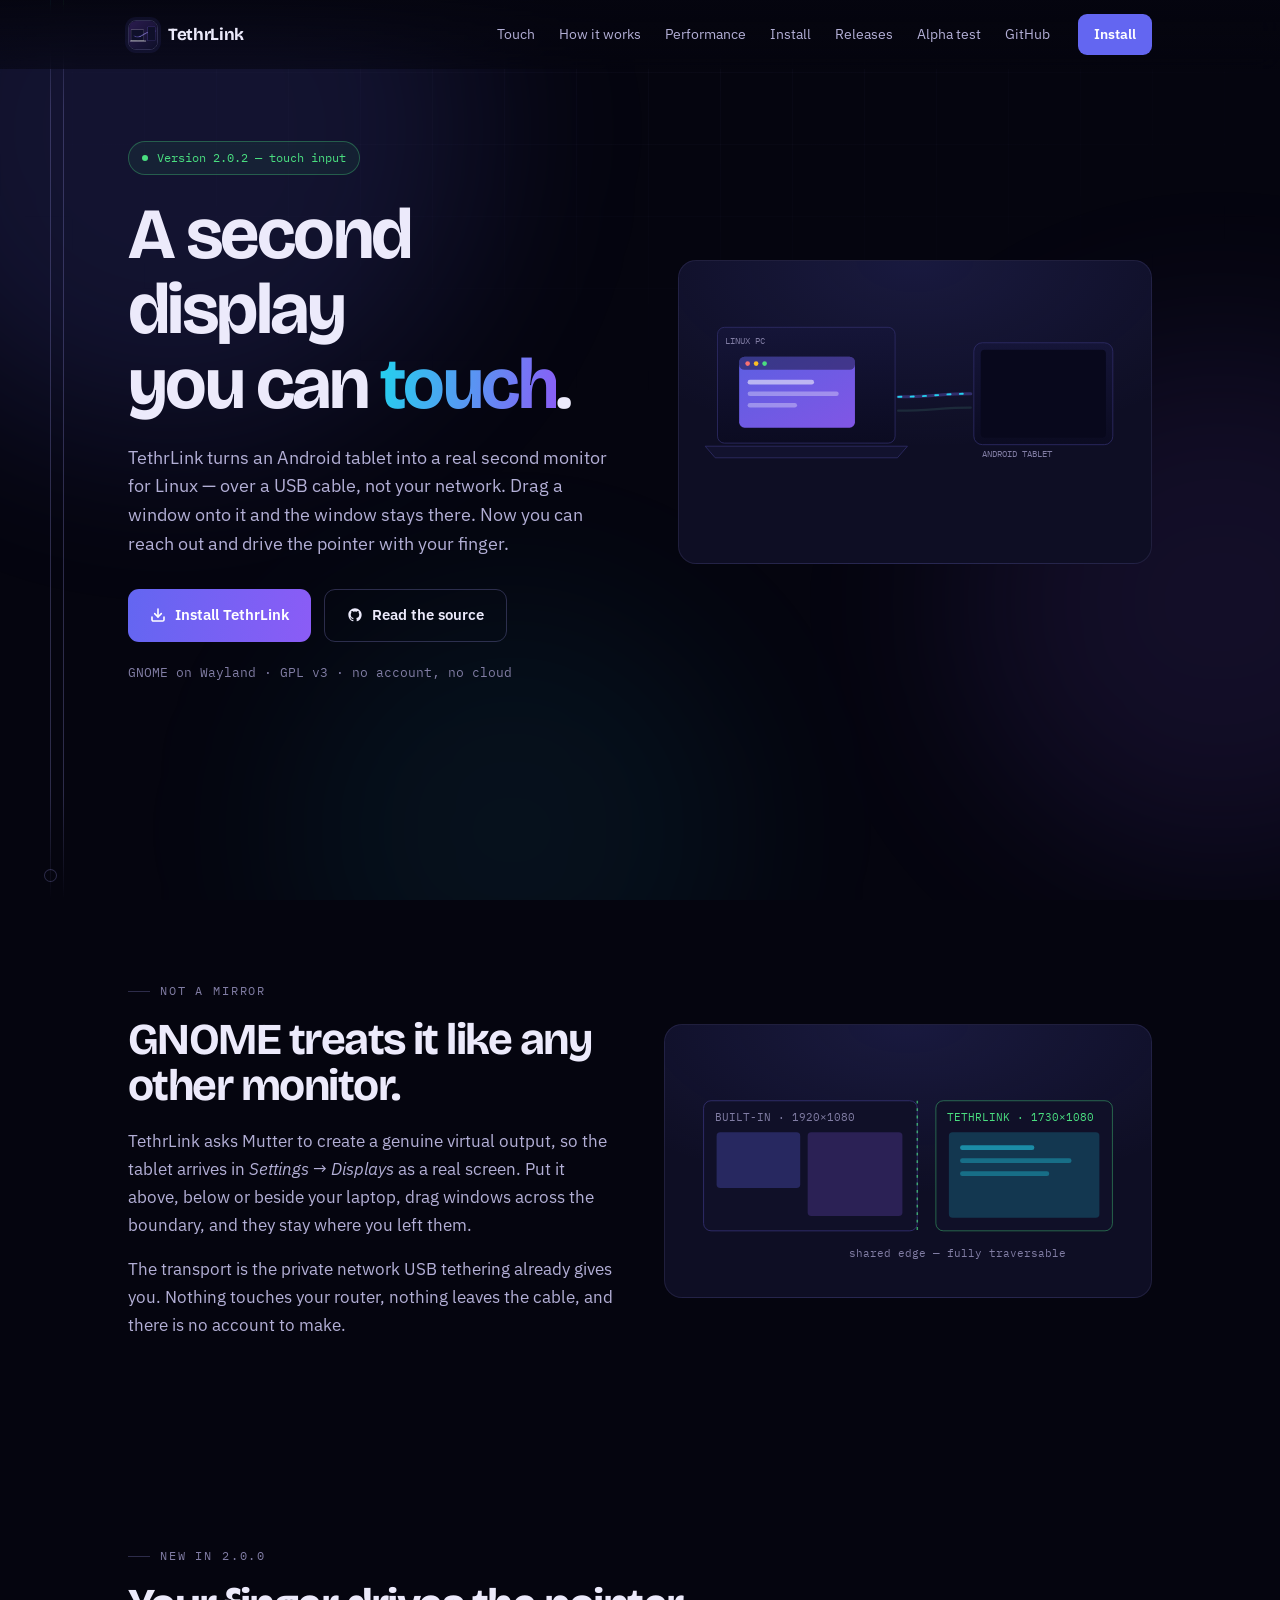
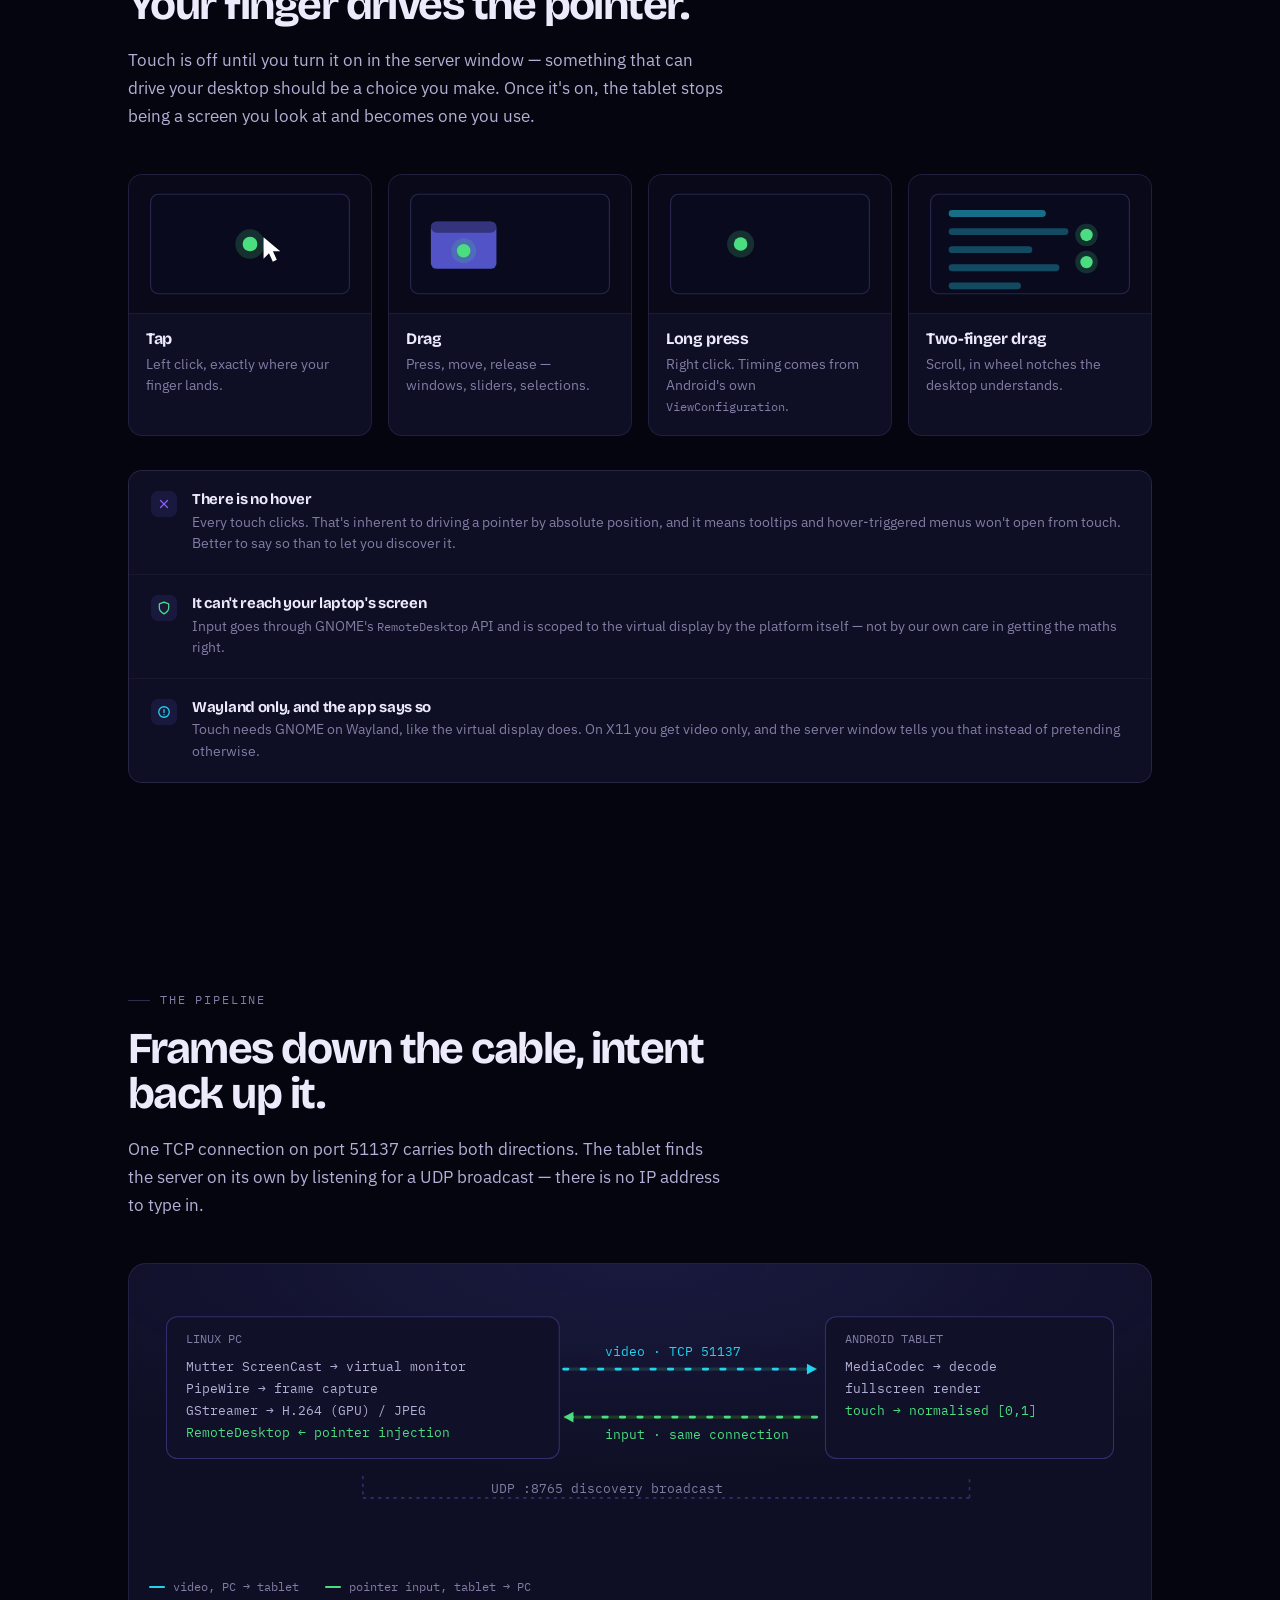
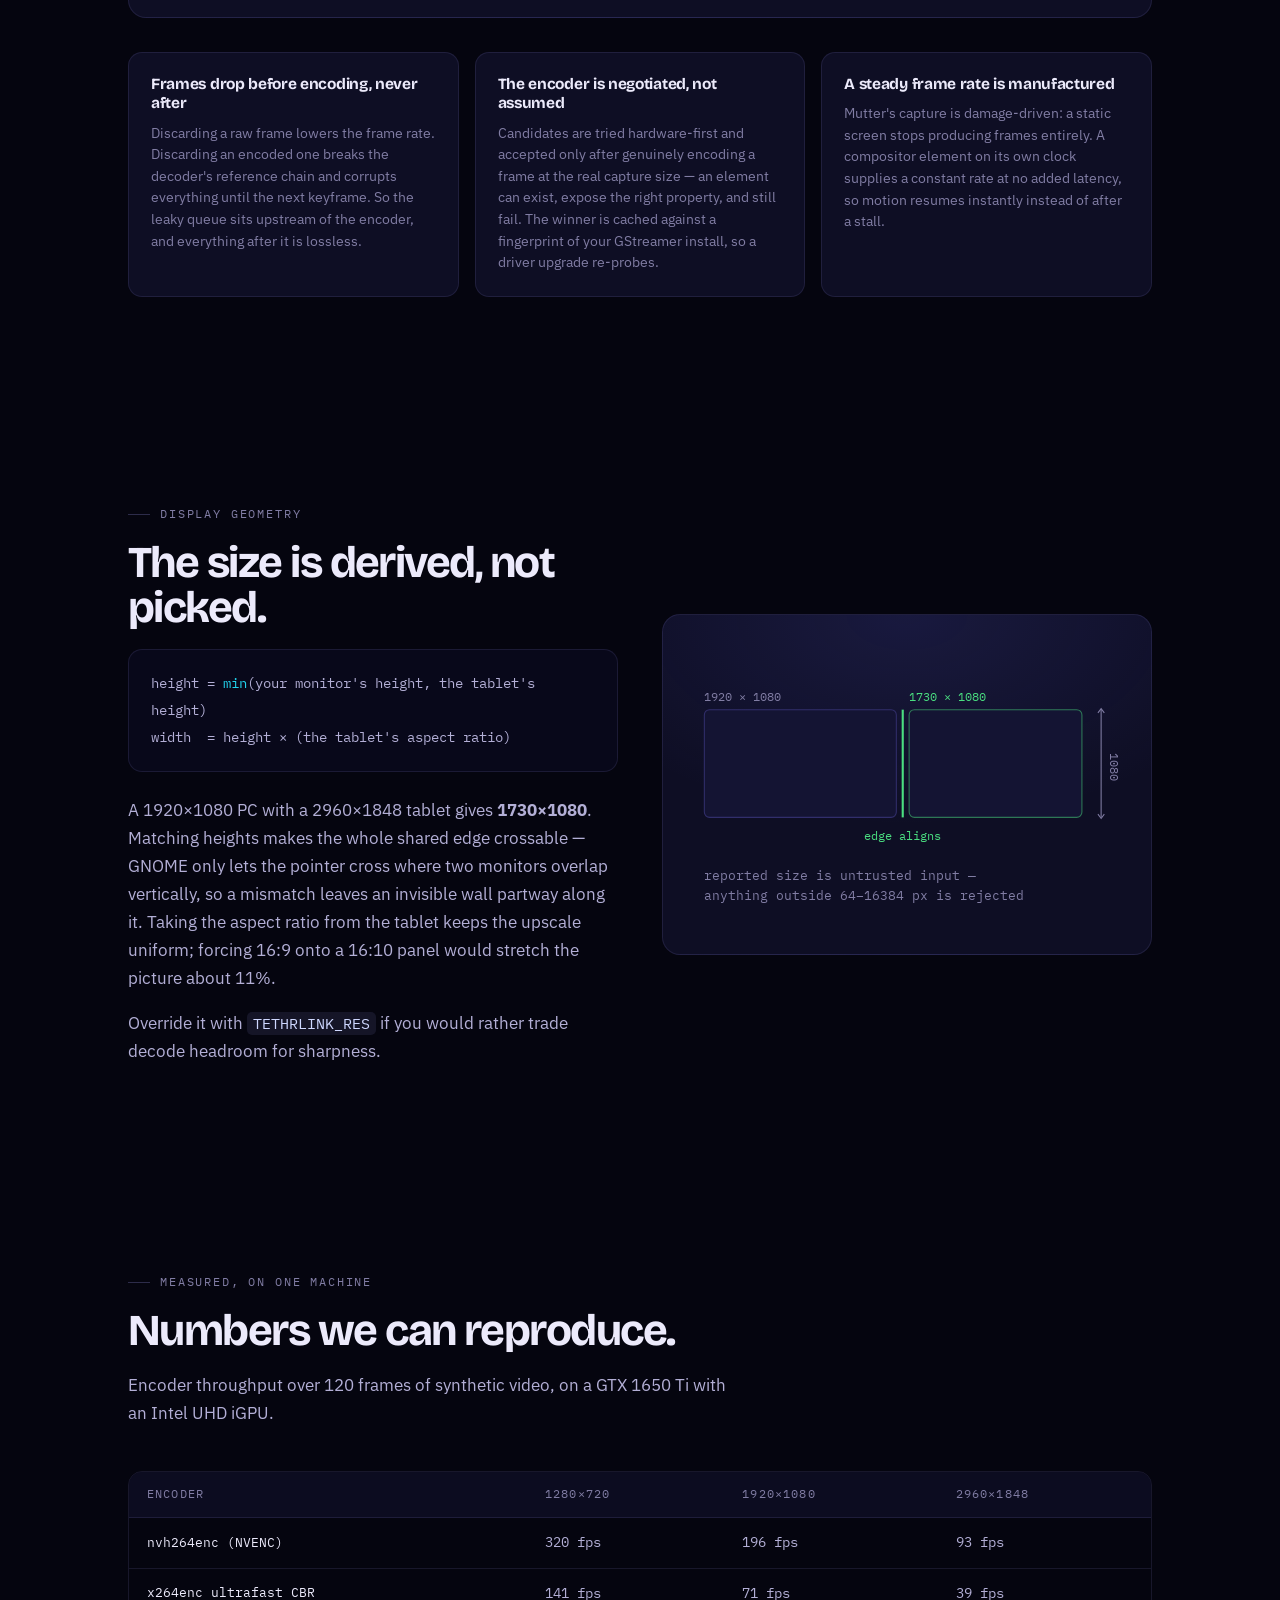
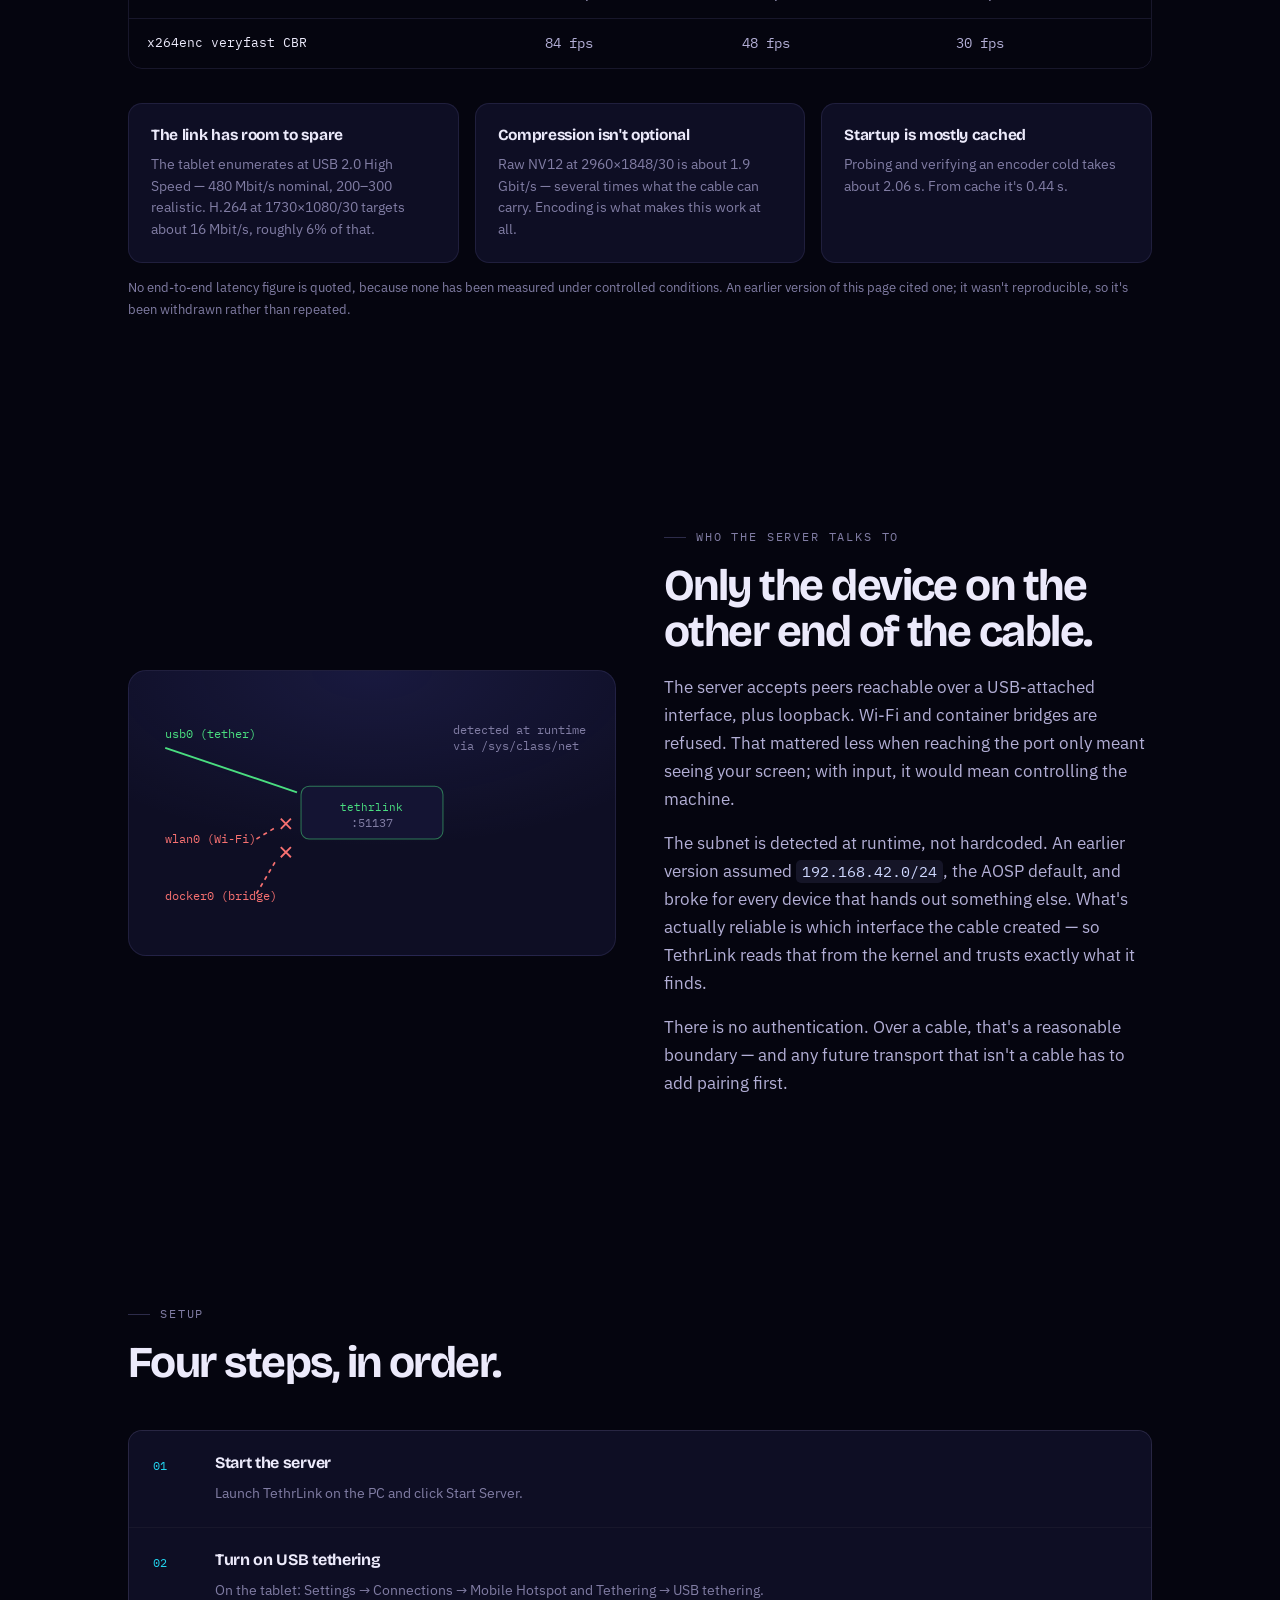
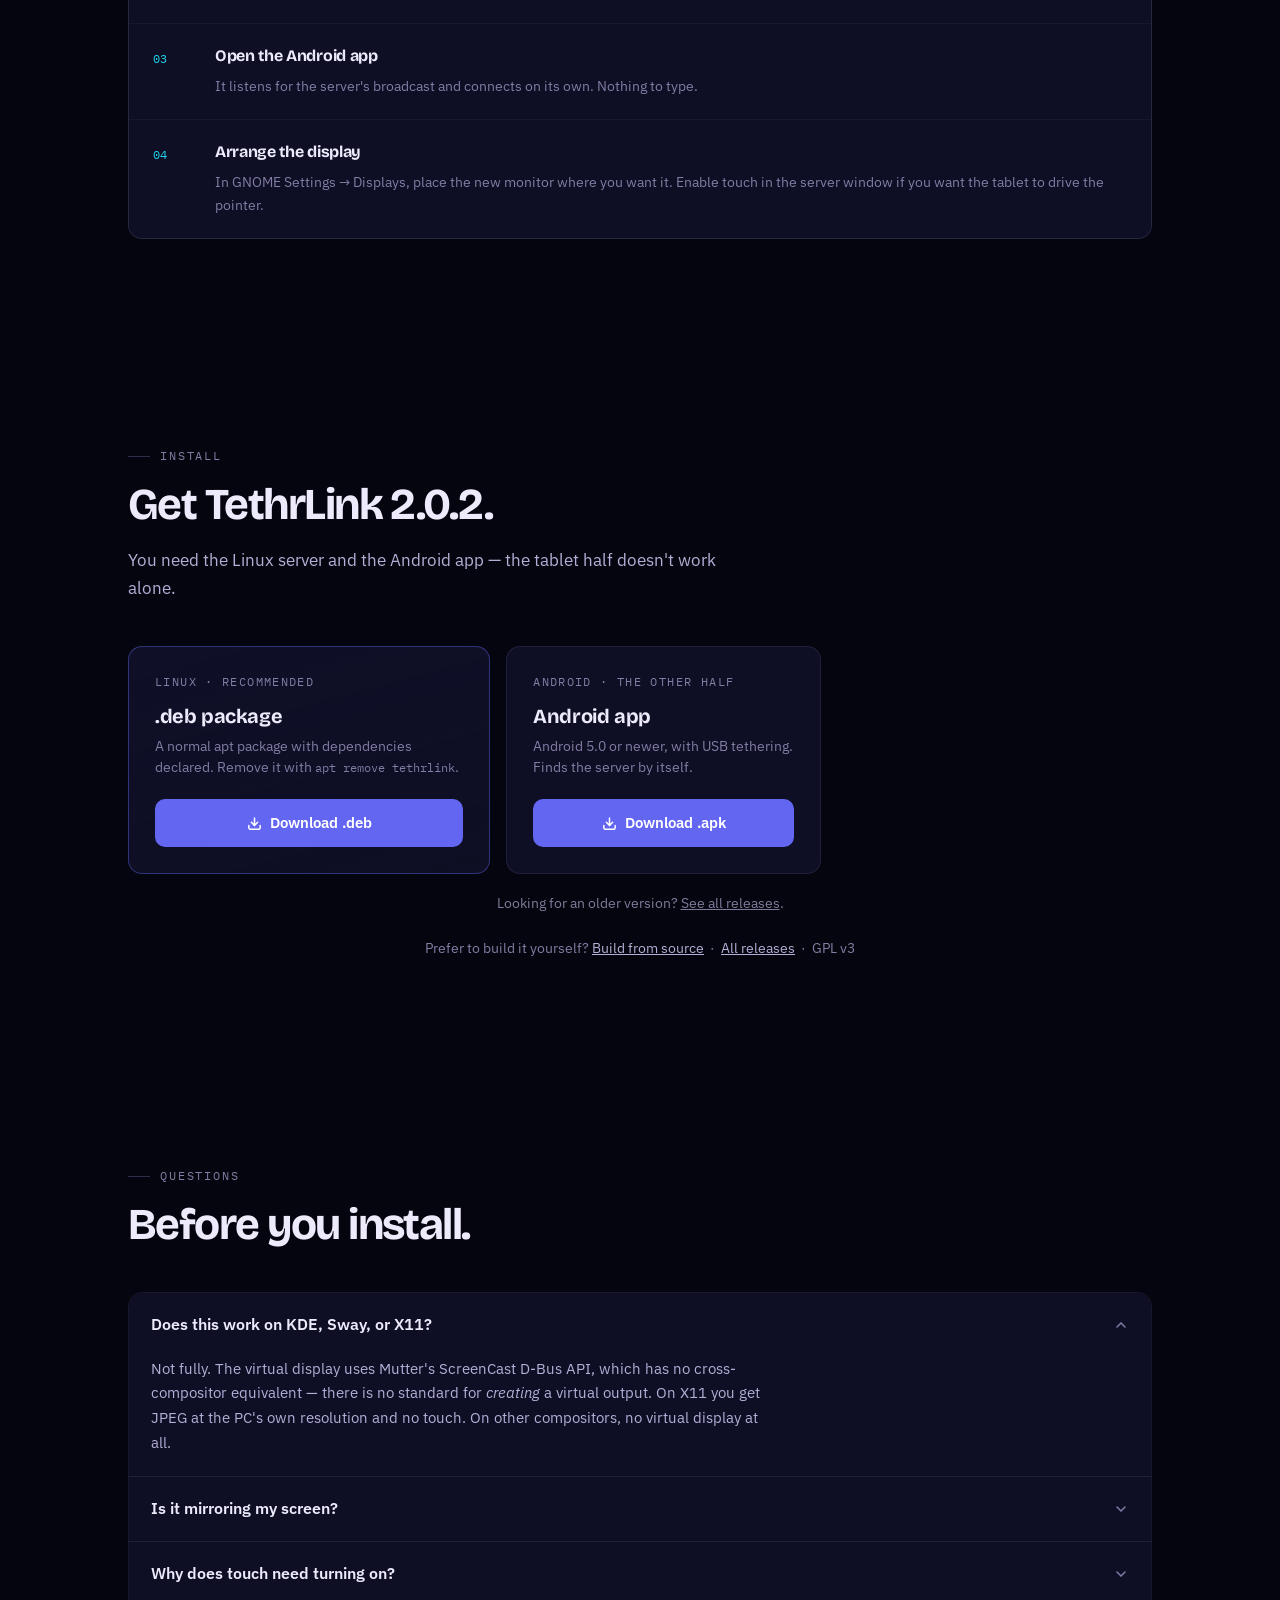
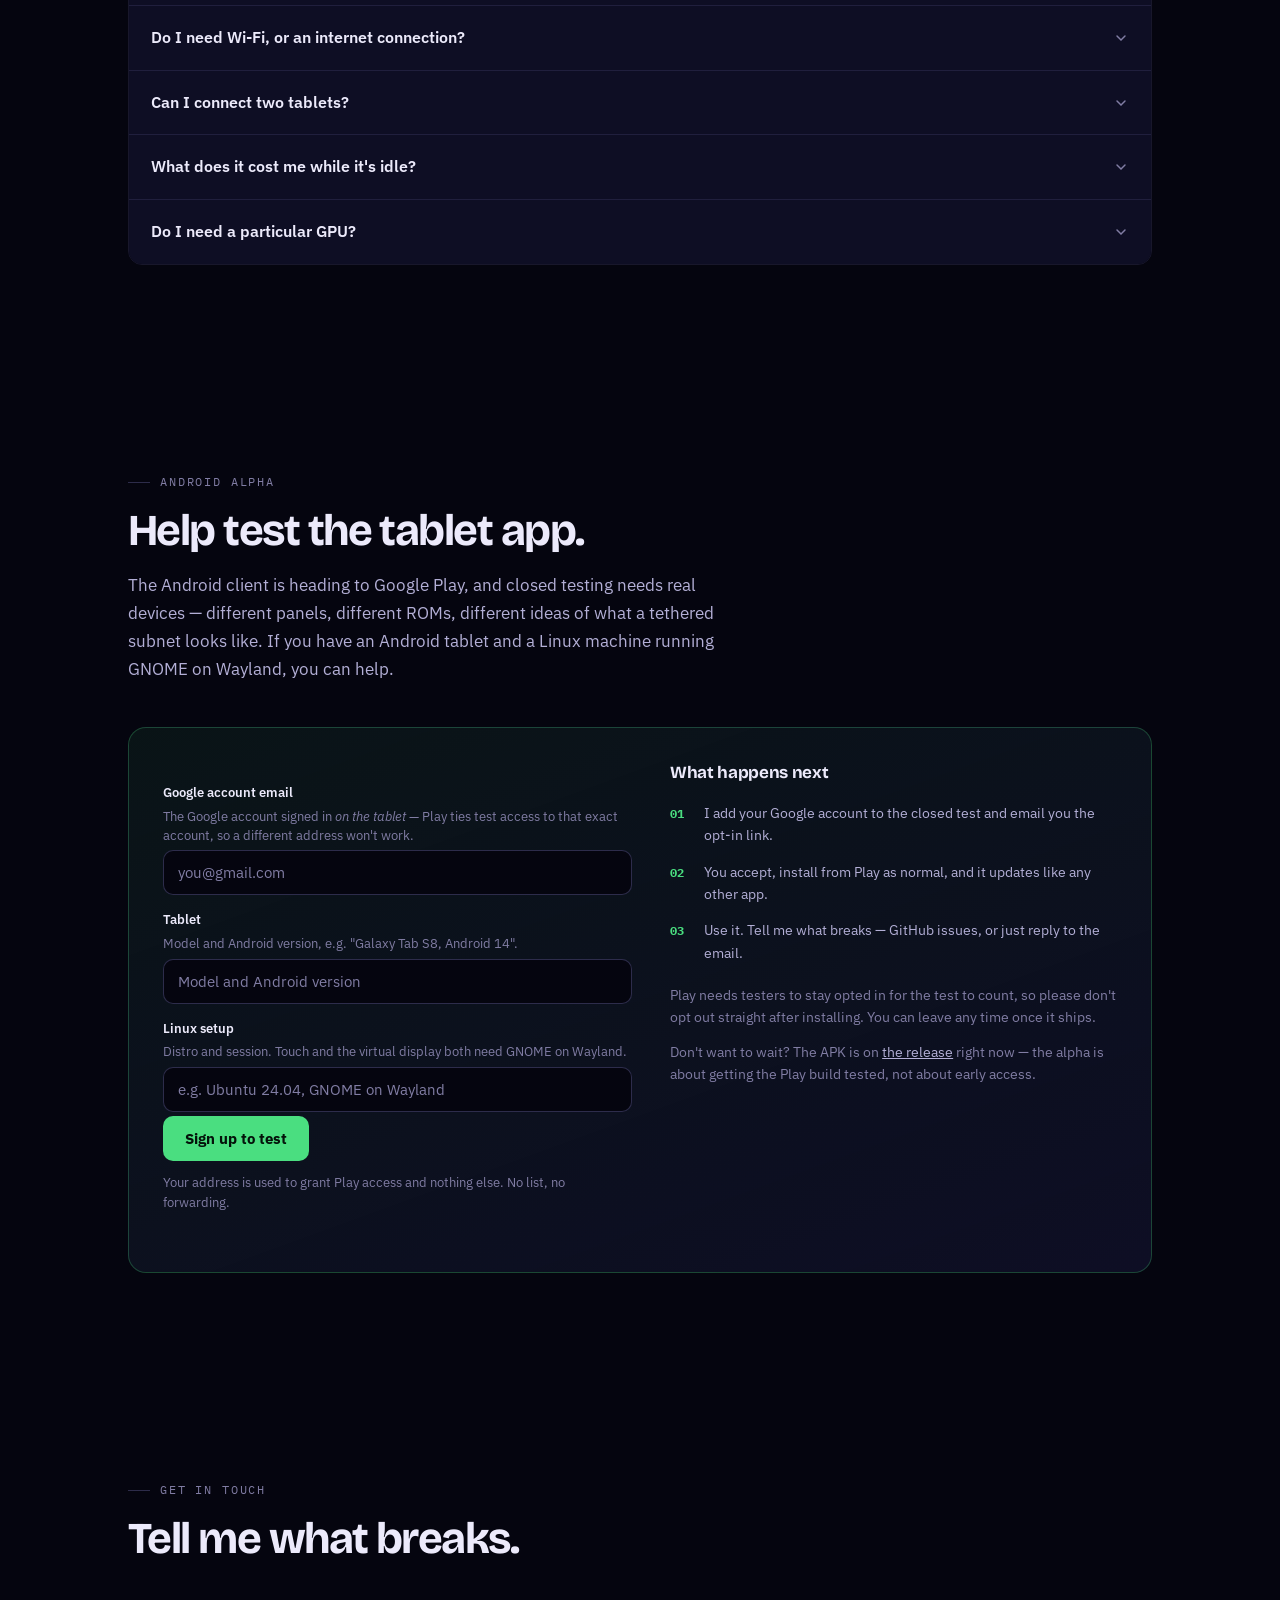
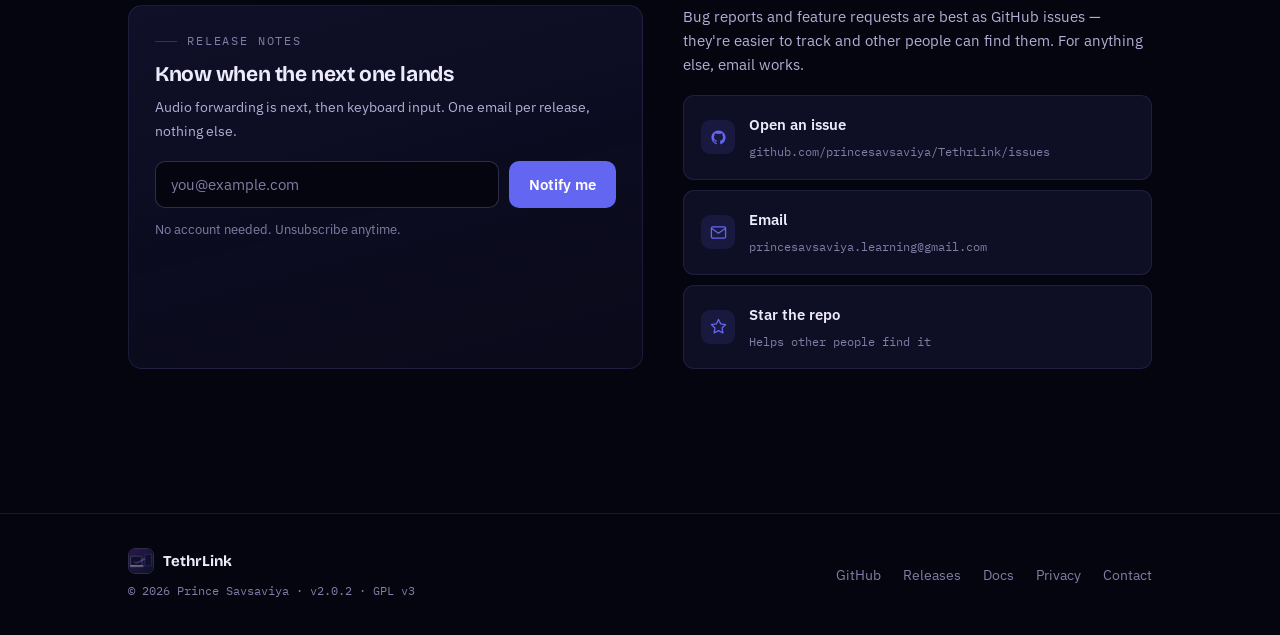
<file: docs/index.html>
<!DOCTYPE html>
<html lang="en">
<head>
<script async src="https://www.googletagmanager.com/gtag/js?id=G-TL711R7MC6"></script>
<script>
  window.dataLayer = window.dataLayer || [];
  function gtag(){dataLayer.push(arguments);}
  gtag('js', new Date());

  gtag('config', 'G-TL711R7MC6');
</script>
<script>
(function(){
  function track(e){
    var a = e.target.closest && e.target.closest('a[data-download]');
    if(!a || typeof gtag !== 'function') return;
    var name = a.pathname.split('/').pop();
    try { name = decodeURIComponent(name); } catch(_){}
    gtag('event', 'download_click', {
      platform: a.dataset.platform || 'unknown',
      file_name: name,
      link_url: a.href,
      transport_type: 'beacon'
    });
  }
  document.addEventListener('click', track);
  document.addEventListener('auxclick', function(e){ if(e.button === 1) track(e); });
})();
</script>
<meta charset="utf-8"/>
<meta name="viewport" content="width=device-width, initial-scale=1.0"/>
<title>TethrLink — a real second display for Linux, over USB</title>
<meta name="description" content="TethrLink turns an Android tablet into a genuine second monitor for Linux over a USB cable. Touch means tap, drag, right-click and scroll drive your pointer. No Wi-Fi, no cloud."/>
<meta property="og:title" content="TethrLink — a real second display for Linux, over USB"/>
<meta property="og:description" content="A genuine second monitor on your Linux PC, streamed to an Android tablet over a cable. Now with touch input."/>
<meta property="og:type" content="website"/>
<link rel="preconnect" href="https://fonts.googleapis.com"/>
<link rel="preconnect" href="https://fonts.gstatic.com" crossorigin/>
<link href="https://fonts.googleapis.com/css2?family=Bricolage+Grotesque:opsz,wght@12..96,500;12..96,700;12..96,800&family=IBM+Plex+Sans:wght@400;500;600&family=IBM+Plex+Mono:wght@400;500&display=swap" rel="stylesheet"/>
<link rel="icon" type="image/png" href="TethrLink.png"/>

<style>
/* ═══ TOKENS ═══ */
:root{
  --ink:#05050f;
  --ink-2:#08081a;
  --panel:#0e0e24;
  --panel-2:#141433;
  --line:rgba(124,120,190,.16);
  --line-lit:rgba(124,120,190,.34);

  --indigo:#6366f1;
  --violet:#8b5cf6;
  --down:#22d3ee;          /* video, PC → tablet */
  --up:#4ade80;            /* input, tablet → PC */

  --text:#eceafb;
  --text-2:#b3afd6;
  --muted:#817da4;

  --display:'Bricolage Grotesque',system-ui,sans-serif;
  --body:'IBM Plex Sans',system-ui,sans-serif;
  --mono:'IBM Plex Mono',ui-monospace,monospace;

  --gutter:96px;
  --maxw:1080px;
  --r:14px;
}

*{box-sizing:border-box;margin:0;padding:0}
html{scroll-behavior:smooth;overflow-x:hidden;scroll-padding-top:92px}
body{
  background:var(--ink);
  color:var(--text);
  font-family:var(--body);
  font-size:16px;
  line-height:1.65;
  -webkit-font-smoothing:antialiased;
}
a{color:inherit}
:focus-visible{outline:2px solid var(--down);outline-offset:3px;border-radius:4px}

/* ═══ ATMOSPHERE ═══ */
.glowfield{position:fixed;inset:0;z-index:0;pointer-events:none;overflow:hidden}
.glowfield i{
  position:absolute;display:block;border-radius:50%;
  filter:blur(90px);opacity:.5;
}
.g1{width:620px;height:620px;top:-180px;left:-140px;background:rgba(99,102,241,.30)}
.g2{width:520px;height:520px;top:38%;right:-200px;background:rgba(139,92,246,.22)}
.g3{width:460px;height:460px;bottom:-160px;left:22%;background:rgba(34,211,238,.12)}

.grid-veil{
  position:fixed;inset:0;z-index:0;pointer-events:none;
  background-image:linear-gradient(rgba(124,120,190,.05) 1px,transparent 1px),
                   linear-gradient(90deg,rgba(124,120,190,.05) 1px,transparent 1px);
  background-size:72px 72px;
  mask-image:radial-gradient(ellipse 80% 60% at 50% 0%,#000 0%,transparent 75%);
  -webkit-mask-image:radial-gradient(ellipse 80% 60% at 50% 0%,#000 0%,transparent 75%);
}

/* ═══ SIGNATURE: THE TETHER SPINE ═══ */
/* A cable down the page. Cyan runs down (video). Green runs up (input),
   and only switches on once you reach the touch section — the same thing
   version 2.0.0 added to the product. */
.spine{position:fixed;top:0;bottom:0;left:44px;width:26px;z-index:2;pointer-events:none}
.spine-lane{position:absolute;top:0;bottom:0;width:1px;overflow:hidden}
.spine-lane::before{
  content:'';position:absolute;inset:0;
  background:linear-gradient(180deg,transparent,var(--line-lit) 12%,var(--line-lit) 88%,transparent);
}
.lane-down{left:6px}
.lane-up{left:19px;opacity:0;transition:opacity .7s ease}
.spine.live .lane-up{opacity:1}

.pkt{position:absolute;left:-2px;width:5px;height:5px;border-radius:50%}
.pkt-d{background:var(--down);box-shadow:0 0 10px 2px rgba(34,211,238,.75);animation:fall 4.2s linear infinite}
.pkt-u{background:var(--up);box-shadow:0 0 10px 2px rgba(74,222,128,.7);animation:rise 5s linear infinite}
@keyframes fall{from{top:-3%}to{top:103%}}
@keyframes rise{from{top:103%}to{top:-3%}}

.spine-cap{
  position:absolute;left:0;width:13px;height:13px;border-radius:50%;
  border:1px solid var(--line-lit);background:var(--ink);
}
.cap-top{top:18px}
.cap-bot{bottom:18px}

/* ═══ LAYOUT ═══ */
.wrap{position:relative;z-index:3;max-width:var(--maxw);margin:0 auto;padding:0 28px}
main{position:relative;z-index:3}
section.wrap{padding:104px 28px}
section.wrap:first-of-type{padding-top:0}

/* ═══ NAV ═══ */
.nav-shell{position:sticky;top:0;z-index:40;padding:14px 0;backdrop-filter:blur(14px);background:linear-gradient(180deg,rgba(5,5,15,.92),rgba(5,5,15,.55))}
.nav{max-width:var(--maxw);margin:0 auto;padding:0 28px;display:flex;align-items:center;gap:28px}
.brand{display:flex;align-items:center;gap:10px;text-decoration:none;font-family:var(--display);font-weight:700;font-size:17px;letter-spacing:-.02em}
.brand img{width:30px;height:30px;border-radius:8px;border:1px solid var(--line-lit);box-shadow:0 0 0 3px rgba(99,102,241,.09)}
.nav-links{list-style:none;display:flex;gap:24px;margin-left:auto;font-size:14px}
.nav-links a{color:var(--text-2);text-decoration:none;transition:color .2s}
.nav-links a:hover{color:var(--text)}
.nav-cta{
  display:inline-flex;align-items:center;gap:7px;text-decoration:none;
  padding:9px 16px;border-radius:9px;font-size:14px;font-weight:600;
  background:var(--indigo);color:#fff;transition:transform .18s,box-shadow .18s;
}
.nav-cta:hover{transform:translateY(-1px);box-shadow:0 8px 22px rgba(99,102,241,.4)}

/* ═══ TYPE ═══ */
.eyebrow{
  font-family:var(--mono);font-size:11.5px;letter-spacing:.16em;text-transform:uppercase;
  color:var(--muted);display:flex;align-items:center;gap:10px;margin-bottom:16px;
}
.eyebrow::before{content:'';width:22px;height:1px;background:var(--line-lit)}
h1,h2,h3{font-family:var(--display);letter-spacing:-.035em;line-height:1.04;font-weight:700}
h1{font-size:clamp(42px,6.4vw,72px)}
h2{font-size:clamp(30px,4vw,44px);margin-bottom:18px}
h3{font-size:19px;letter-spacing:-.02em;line-height:1.25;margin-bottom:9px}
.lede{font-size:17px;color:var(--text-2);max-width:60ch}
p{color:var(--text-2)}
code,.mono{font-family:var(--mono);font-size:.88em}
code{background:rgba(124,120,190,.14);padding:2px 6px;border-radius:5px;color:#cfd8ff}
.sec-head{margin-bottom:44px;max-width:62ch}

/* ═══ HERO ═══ */
.hero{padding:72px 0 92px;display:grid;grid-template-columns:1.02fr .98fr;gap:56px;align-items:center}
.tag{
  display:inline-flex;align-items:center;gap:9px;padding:6px 13px;border-radius:100px;
  border:1px solid rgba(74,222,128,.32);background:rgba(74,222,128,.07);
  font-family:var(--mono);font-size:12px;color:var(--up);margin-bottom:22px;
}
.tag b{width:6px;height:6px;border-radius:50%;background:var(--up);animation:pulse 2.2s ease-in-out infinite}
@keyframes pulse{0%,100%{opacity:1;box-shadow:0 0 0 0 rgba(74,222,128,.5)}50%{opacity:.65;box-shadow:0 0 0 6px rgba(74,222,128,0)}}
.hero h1 em{font-style:normal;background:linear-gradient(100deg,var(--down),var(--violet));-webkit-background-clip:text;background-clip:text;color:transparent}
.hero .lede{margin:22px 0 30px;font-size:17.5px}
.hero-btns{display:flex;gap:13px;flex-wrap:wrap}
.btn{
  display:inline-flex;align-items:center;gap:9px;text-decoration:none;
  padding:13px 22px;border-radius:11px;font-size:15px;font-weight:600;
  transition:transform .18s,box-shadow .18s,border-color .18s,background .18s;
}
.btn-solid{background:linear-gradient(100deg,var(--indigo),var(--violet));color:#fff}
.btn-solid:hover{transform:translateY(-2px);box-shadow:0 12px 30px rgba(99,102,241,.42)}
.btn-line{border:1px solid var(--line-lit);color:var(--text)}
.btn-line:hover{border-color:var(--violet);background:rgba(139,92,246,.09)}
.hero-note{margin-top:20px;font-family:var(--mono);font-size:12.5px;color:var(--muted)}

/* ═══ CARDS ═══ */
.card{
  background:linear-gradient(165deg,rgba(20,20,51,.72),rgba(14,14,36,.5));
  border:1px solid var(--line);border-radius:var(--r);padding:26px;
}
.stage{
  background:radial-gradient(120% 100% at 50% 0%,rgba(99,102,241,.13),transparent 62%),var(--panel);
  border:1px solid var(--line);border-radius:18px;padding:20px;
}
.stage svg{display:block;width:100%;height:auto}

/* ═══ HERO ANIMATION (9s shared timeline) ═══ */
.scene *{transform-box:fill-box}
/* origin 0 0 in view-box units, so translate+scale maps the window's own rect
   onto the tablet's screen rect (365,89)-(527,203) with no bezel overhang */
.win-move{transform-box:view-box;transform-origin:0 0;animation:winMove 9s cubic-bezier(.65,0,.3,1) infinite}
@keyframes winMove{
  0%,14%{transform:translate(0,0) scale(1)}
  32%,100%{transform:translate(367px,46px) scale(.62)}
}
.fingertip{opacity:0;transform-origin:center;animation:tip 9s ease-in-out infinite}
@keyframes tip{
  0%,44%{opacity:0;transform:translateY(-14px) scale(1.35)}
  50%{opacity:1;transform:translateY(0) scale(1)}
  60%{opacity:1;transform:translateY(0) scale(.86)}
  70%{opacity:1;transform:translateY(0) scale(1)}
  80%,100%{opacity:0;transform:translateY(-10px) scale(1.2)}
}
.tap-ring{opacity:0;transform-origin:center;animation:tapRing 9s ease-out infinite}
@keyframes tapRing{
  0%,58%{opacity:0;transform:scale(.3)}
  62%{opacity:.9;transform:scale(.5)}
  76%,100%{opacity:0;transform:scale(2.1)}
}
.ptr{opacity:0;animation:ptr 9s ease-out infinite}
@keyframes ptr{
  0%,60%{opacity:0}
  66%,84%{opacity:1}
  100%{opacity:0}
}
.flow-d{stroke-dasharray:4 12;animation:flowD 1.5s linear infinite}
@keyframes flowD{to{stroke-dashoffset:-16}}
.flow-u{stroke-dasharray:4 14;opacity:0;animation:flowU 9s linear infinite}
@keyframes flowU{
  0%,56%{opacity:0;stroke-dashoffset:0}
  62%{opacity:1}
  92%{opacity:1;stroke-dashoffset:126}
  100%{opacity:0;stroke-dashoffset:144}
}

/* ═══ TWO-COLUMN PROSE ═══ */
.split{display:grid;grid-template-columns:1fr 1fr;gap:48px;align-items:center}
.split.rev .split-media{order:-1}

/* ═══ GESTURES ═══ */
.gestures{display:grid;grid-template-columns:repeat(4,1fr);gap:16px;margin-top:8px}
.gesture{
  background:var(--panel);border:1px solid var(--line);border-radius:var(--r);
  overflow:hidden;transition:border-color .22s,transform .22s;
}
.gesture:hover{border-color:var(--line-lit);transform:translateY(-3px)}
.gesture-viz{background:rgba(5,5,15,.5);border-bottom:1px solid var(--line);padding:8px}
.gesture-viz svg{display:block;width:100%;height:auto}
.gesture-body{padding:15px 17px 18px}
.gesture-body h3{font-size:16px;margin-bottom:5px}
.gesture-body p{font-size:13.5px;line-height:1.55;color:var(--muted)}

/* gesture loops, 4s each */
.gz-tap{animation:gzTap 4s ease-in-out infinite}
@keyframes gzTap{0%,20%{transform:translateY(-13px);opacity:.4}32%,52%{transform:translateY(0);opacity:1}70%,100%{transform:translateY(-13px);opacity:.4}}
.gz-tapring{opacity:0;transform-origin:center;animation:gzRing 4s ease-out infinite}
@keyframes gzRing{0%,32%{opacity:0;transform:scale(.35)}40%{opacity:.85;transform:scale(.7)}62%,100%{opacity:0;transform:scale(2)}}

.gz-drag{animation:gzDrag 4s cubic-bezier(.5,0,.5,1) infinite}
@keyframes gzDrag{0%,14%{transform:translateX(0)}56%,100%{transform:translateX(74px)}}

.gz-hold{transform-origin:center;animation:gzHold 4s ease-in-out infinite}
@keyframes gzHold{0%,14%{transform:scale(1)}26%,66%{transform:scale(.88)}80%,100%{transform:scale(1)}}
.gz-arc{stroke-dasharray:88;stroke-dashoffset:88;animation:gzArc 4s ease-in-out infinite}
@keyframes gzArc{0%,20%{stroke-dashoffset:88}56%,72%{stroke-dashoffset:0}86%,100%{stroke-dashoffset:88}}
.gz-menu{opacity:0;transform-origin:left top;animation:gzMenu 4s ease-out infinite}
@keyframes gzMenu{0%,56%{opacity:0;transform:scale(.7)}64%,84%{opacity:1;transform:scale(1)}96%,100%{opacity:0;transform:scale(.9)}}

.gz-scroll{animation:gzScroll 4s cubic-bezier(.45,0,.55,1) infinite}
@keyframes gzScroll{0%,12%{transform:translateY(0)}58%,100%{transform:translateY(-30px)}}
.gz-fingers{animation:gzFingers 4s cubic-bezier(.45,0,.55,1) infinite}
@keyframes gzFingers{0%,12%{transform:translateY(14px)}58%,100%{transform:translateY(-14px)}}

/* ═══ NOTE ROWS ═══ */
.notes{display:grid;gap:1px;background:var(--line);border:1px solid var(--line);border-radius:var(--r);overflow:hidden;margin-top:34px}
.note{background:var(--panel);padding:19px 22px;display:grid;grid-template-columns:26px 1fr;gap:15px;align-items:start}
.note-ic{width:26px;height:26px;border-radius:7px;display:grid;place-items:center;background:rgba(99,102,241,.13);margin-top:1px}
.note h3{font-size:15px;margin-bottom:3px}
.note p{font-size:13.5px;line-height:1.6;color:var(--muted)}

/* ═══ PIPELINE ═══ */
.pipe-legend{display:flex;gap:26px;flex-wrap:wrap;margin-top:20px;font-family:var(--mono);font-size:12px;color:var(--muted)}
.pipe-legend span{display:inline-flex;align-items:center;gap:8px}
.pipe-legend i{width:16px;height:2px;border-radius:2px;display:block}

.pipe-facts{display:grid;grid-template-columns:repeat(3,1fr);gap:16px;margin-top:34px}
.fact{background:var(--panel);border:1px solid var(--line);border-radius:var(--r);padding:22px}
.fact h3{font-size:15.5px}
.fact p{font-size:13.5px;line-height:1.6;color:var(--muted)}

/* ═══ TABLES ═══ */
.tbl-shell{border:1px solid var(--line);border-radius:var(--r);overflow-x:auto}
table{width:100%;border-collapse:collapse;font-size:14px;min-width:520px}
th,td{padding:13px 18px;text-align:left;border-bottom:1px solid var(--line)}
thead th{
  font-family:var(--mono);font-size:11.5px;letter-spacing:.1em;text-transform:uppercase;
  color:var(--muted);background:rgba(20,20,51,.5);font-weight:400;
}
tbody tr:last-child td{border-bottom:none}
tbody td:first-child{font-family:var(--mono);font-size:13px;color:var(--text)}
tbody td:not(:first-child){font-family:var(--mono);color:var(--text-2)}
.caption{font-size:13px;color:var(--muted);margin-top:14px}

/* ═══ GEOMETRY ═══ */
.geo{display:grid;grid-template-columns:1fr 1fr;gap:44px;align-items:center}
.formula{
  font-family:var(--mono);font-size:13.5px;line-height:2;background:var(--ink-2);
  border:1px solid var(--line);border-radius:var(--r);padding:20px 22px;margin-bottom:24px;color:var(--text-2);
}
.formula b{color:var(--down);font-weight:400}

/* ═══ STEPS ═══ */
.steps{display:grid;gap:1px;background:var(--line);border:1px solid var(--line);border-radius:var(--r);overflow:hidden}
.step{background:var(--panel);padding:22px 24px;display:grid;grid-template-columns:44px 1fr;gap:18px;align-items:start}
.step-n{font-family:var(--mono);font-size:12px;color:var(--down);padding-top:3px}
.step h3{font-size:16px}
.step p{font-size:14px;color:var(--muted);line-height:1.6}

/* ═══ DOWNLOAD ═══ */
.dl{display:grid;grid-template-columns:1.15fr 1fr 1fr;gap:16px}
.dl-card{
  background:var(--panel);border:1px solid var(--line);border-radius:var(--r);
  padding:26px;display:flex;flex-direction:column;transition:border-color .22s,transform .22s;
}
.dl-card:hover{border-color:var(--line-lit);transform:translateY(-3px)}
.dl-card.lead{border-color:rgba(99,102,241,.42);background:linear-gradient(165deg,rgba(99,102,241,.11),var(--panel))}
.dl-kind{font-family:var(--mono);font-size:11.5px;letter-spacing:.12em;text-transform:uppercase;color:var(--muted);margin-bottom:12px}
.dl-card h3{font-size:20px;margin-bottom:7px}
.dl-card p{font-size:13.5px;color:var(--muted);line-height:1.6;margin-bottom:20px;flex:1}
.cmd{
  font-family:var(--mono);font-size:13px;background:var(--ink);border:1px solid var(--line);
  border-radius:9px;padding:12px 14px;margin-bottom:16px;color:#cfd8ff;overflow-x:auto;white-space:nowrap;
}
.cmd::before{content:'$ ';color:var(--muted)}
.dl-btn{
  display:inline-flex;align-items:center;justify-content:center;gap:8px;text-decoration:none;
  padding:12px 18px;border-radius:10px;font-size:14.5px;font-weight:600;transition:transform .18s,box-shadow .18s,background .18s;
}
.dl-btn.solid{background:var(--indigo);color:#fff}
.dl-btn.solid:hover{transform:translateY(-1px);box-shadow:0 10px 24px rgba(99,102,241,.4)}
.dl-btn.ghost{border:1px solid var(--line-lit);color:var(--text)}
.dl-btn.ghost:hover{background:rgba(139,92,246,.1);border-color:var(--violet)}
.dl-foot{margin-top:22px;font-size:13.5px;color:var(--muted);text-align:center}
.dl-foot a{color:var(--text-2)}

/* ═══ FAQ ═══ */
.faq{border:1px solid var(--line);border-radius:var(--r);overflow:hidden}
details{border-bottom:1px solid var(--line);background:var(--panel)}
details:last-child{border-bottom:none}
summary{
  padding:19px 22px;cursor:pointer;list-style:none;font-weight:600;font-size:15.5px;
  display:flex;align-items:center;justify-content:space-between;gap:16px;transition:color .2s;
}
summary::-webkit-details-marker{display:none}
summary:hover{color:var(--down)}
summary .chev{flex-shrink:0;transition:transform .25s;color:var(--muted)}
details[open] summary .chev{transform:rotate(180deg)}
details p{padding:0 22px 21px;font-size:14.5px;line-height:1.7;max-width:74ch}

/* ═══ CONTACT ═══ */
.contact{display:grid;grid-template-columns:1.1fr 1fr;gap:40px}
.alpha{background:linear-gradient(160deg,rgba(74,222,128,.07),rgba(20,20,51,.6));border:1px solid rgba(74,222,128,.26);border-radius:18px;padding:34px}
.alpha-grid{display:grid;grid-template-columns:1.05fr 1fr;gap:38px;align-items:start}
.fields{display:grid;gap:14px;margin-top:20px}
.field label{display:block;font-size:13px;font-weight:600;margin-bottom:6px}
.field .hint{display:block;font-size:12.5px;color:var(--muted);font-weight:400;margin-top:3px;line-height:1.5}
.field input,.field select{width:100%;padding:12px 14px;border-radius:10px;border:1px solid var(--line-lit);background:var(--ink);color:var(--text);font-family:var(--body);font-size:14.5px}
.field input:focus,.field select:focus{outline:none;border-color:var(--up)}
.field input::placeholder{color:var(--muted)}
.alpha-submit{padding:13px 22px;border-radius:10px;border:none;background:var(--up);color:#04120a;font-family:var(--body);font-size:15px;font-weight:700;cursor:pointer;transition:filter .2s;margin-top:4px}
.alpha-submit:hover:not(:disabled){filter:brightness(1.1)}
.alpha-submit:disabled{opacity:.6;cursor:default}
.alpha-steps{list-style:none;display:grid;gap:14px;margin-top:18px}
.alpha-steps li{display:grid;grid-template-columns:22px 1fr;gap:12px;font-size:14px;color:var(--text-2);line-height:1.6}
.alpha-steps b{font-family:var(--mono);font-size:12px;color:var(--up);padding-top:2px}
@media (max-width:820px){.alpha-grid{grid-template-columns:1fr;gap:28px}.alpha{padding:26px 22px}}
.nl-form{margin-top:18px}
.nl-row{display:flex;gap:10px}
.nl-input{
  flex:1;padding:13px 15px;border-radius:10px;border:1px solid var(--line-lit);
  background:var(--ink);color:var(--text);font-family:var(--body);font-size:14.5px;
}
.nl-input::placeholder{color:var(--muted)}
.nl-input:focus{outline:none;border-color:var(--indigo)}
.nl-submit{
  padding:13px 20px;border-radius:10px;border:none;background:var(--indigo);color:#fff;
  font-family:var(--body);font-size:14.5px;font-weight:600;cursor:pointer;transition:background .2s;
}
.nl-submit:hover:not(:disabled){background:var(--violet)}
.nl-submit:disabled{opacity:.6;cursor:default}
.nl-fine{font-size:12.5px;color:var(--muted);margin-top:11px}
.nl-status{font-size:13.5px;margin-top:11px;min-height:1em}
.nl-status.ok{color:var(--up)}
.nl-status.err{color:#f87171}
.links{display:grid;gap:10px}
.link-row{
  display:flex;align-items:center;gap:14px;padding:15px 17px;text-decoration:none;
  background:var(--panel);border:1px solid var(--line);border-radius:11px;transition:border-color .2s,transform .2s;
}
.link-row:hover{border-color:var(--line-lit);transform:translateX(3px)}
.link-ic{width:34px;height:34px;border-radius:9px;display:grid;place-items:center;background:rgba(99,102,241,.13);flex-shrink:0}
.link-lbl{font-size:14.5px;font-weight:600}
.link-val{font-family:var(--mono);font-size:12px;color:var(--muted);word-break:break-all}

/* ═══ FOOTER ═══ */
footer{position:relative;z-index:3;border-top:1px solid var(--line);margin-top:40px;padding:34px 0}
.foot{max-width:var(--maxw);margin:0 auto;padding:0 28px;display:flex;justify-content:space-between;align-items:center;gap:24px;flex-wrap:wrap}
.foot-brand{display:flex;align-items:center;gap:9px;font-family:var(--display);font-weight:700;font-size:15px}
.foot-brand img{width:26px;height:26px;border-radius:7px;border:1px solid var(--line-lit)}
.foot-meta{font-family:var(--mono);font-size:12px;color:var(--muted);margin-top:7px}
.foot-links{list-style:none;display:flex;gap:22px;font-size:13.5px}
.foot-links a{color:var(--muted);text-decoration:none;transition:color .2s}
.foot-links a:hover{color:var(--text)}

/* ═══ REVEAL ═══ */
.rv{opacity:0;transform:translateY(18px);transition:opacity .6s ease,transform .6s ease}
.rv.in{opacity:1;transform:none}

/* ═══ RESPONSIVE ═══ */
@media (max-width:1180px){ .spine{display:none} }
@media (max-width:940px){
  .hero{grid-template-columns:1fr;gap:44px;padding:48px 0 72px}
  .split,.geo,.contact{grid-template-columns:1fr;gap:32px}
  .split.rev .split-media{order:0}
  .gestures{grid-template-columns:1fr 1fr}
  .dl{grid-template-columns:1fr}
  .pipe-facts{grid-template-columns:1fr}
  section.wrap{padding:78px 24px}
}
/* the pipeline is the one diagram that cannot shrink and stay readable, so it
   has a stacked variant rather than a scroller the reader has to discover */
/* .stage svg is (0,1,1), so these have to match it or they never apply */
.stage svg.viz-tall{display:none}
@media (max-width:720px){
  .stage svg.viz-wide{display:none}
  .stage svg.viz-tall{display:block}
}
@media (max-width:620px){
  .nav-links{display:none}
  .nl-row{flex-direction:column}
  .foot{flex-direction:column;align-items:flex-start}
  .hero-btns{flex-direction:column;align-items:stretch}
  .hero-btns .btn{justify-content:center}
  .gesture-body{padding:13px 14px 15px}
  .gesture-body h3{font-size:15px}
  .gesture-body p{font-size:12.5px}
  .step{grid-template-columns:32px 1fr;gap:12px;padding:19px 18px}
  .note{padding:17px 18px}
  .card,.dl-card,.fact{padding:22px 20px}
  .stage{padding:12px}
}
@media (max-width:344px){
  .gestures{grid-template-columns:1fr}
}

/* ═══ REDUCED MOTION ═══ */
@media (prefers-reduced-motion:reduce){
  html{scroll-behavior:auto}
  *,*::before,*::after{animation:none!important;transition:none!important}
  .rv{opacity:1;transform:none}
  .fingertip,.ptr,.gz-menu,.lane-up{opacity:1}
  .win-move{transform:translate(367px,46px) scale(.62)}
  .gz-arc{stroke-dashoffset:0}
}
</style>
</head>
<body>

<div class="glowfield" aria-hidden="true"><i class="g1"></i><i class="g2"></i><i class="g3"></i></div>
<div class="grid-veil" aria-hidden="true"></div>

<!-- The tether spine: video runs down, input runs up once you reach touch -->
<div class="spine" id="spine" aria-hidden="true">
  <span class="spine-cap cap-top"></span>
  <span class="spine-cap cap-bot"></span>
  <div class="spine-lane lane-down">
    <span class="pkt pkt-d" style="animation-delay:0s"></span>
    <span class="pkt pkt-d" style="animation-delay:1.4s"></span>
    <span class="pkt pkt-d" style="animation-delay:2.8s"></span>
  </div>
  <div class="spine-lane lane-up">
    <span class="pkt pkt-u" style="animation-delay:.4s"></span>
    <span class="pkt pkt-u" style="animation-delay:2.9s"></span>
  </div>
</div>

<div class="nav-shell">
  <nav class="nav">
    <a href="#top" class="brand"><img src="TethrLink.png" alt=""/> TethrLink</a>
    <ul class="nav-links">
      <li><a href="#touch">Touch</a></li>
      <li><a href="#how">How it works</a></li>
      <li><a href="#performance">Performance</a></li>
      <li><a href="#install">Install</a></li>
      <li><a href="releases.html">Releases</a></li>
      <li><a href="#alpha">Alpha test</a></li>
      <li><a href="https://github.com/princesavsaviya/TethrLink" target="_blank" rel="noopener">GitHub</a></li>
    </ul>
    <a href="#install" class="nav-cta">Install</a>
  </nav>
</div>

<main id="top">

<!-- ══════ HERO ══════ -->
<section class="wrap">
  <div class="hero">
    <div>
      <span class="tag"><b></b> Version 2.0.2 — touch input</span>
      <h1>A second display<br/>you can <em>touch</em>.</h1>
      <p class="lede">
        TethrLink turns an Android tablet into a real second monitor for Linux — over a USB cable,
        not your network. Drag a window onto it and the window stays there. Now you can reach out
        and drive the pointer with your finger.
      </p>
      <div class="hero-btns">
        <a href="#install" class="btn btn-solid">
          <svg width="16" height="16" viewBox="0 0 24 24" fill="none" stroke="currentColor" stroke-width="2.4" stroke-linecap="round" stroke-linejoin="round"><path d="M21 15v4a2 2 0 01-2 2H5a2 2 0 01-2-2v-4"/><polyline points="7 10 12 15 17 10"/><line x1="12" y1="15" x2="12" y2="3"/></svg>
          Install TethrLink
        </a>
        <a href="https://github.com/princesavsaviya/TethrLink" target="_blank" rel="noopener" class="btn btn-line">
          <svg width="16" height="16" viewBox="0 0 24 24" fill="currentColor"><path d="M12 2C6.477 2 2 6.477 2 12c0 4.42 2.865 8.166 6.839 9.489.5.092.682-.217.682-.482 0-.237-.009-.868-.013-1.703-2.782.605-3.369-1.343-3.369-1.343-.454-1.155-1.11-1.462-1.11-1.462-.908-.62.069-.608.069-.608 1.003.07 1.531 1.032 1.531 1.032.892 1.53 2.341 1.088 2.91.832.092-.647.35-1.088.636-1.338-2.22-.253-4.555-1.113-4.555-4.951 0-1.093.39-1.988 1.029-2.688-.103-.253-.446-1.272.098-2.65 0 0 .84-.27 2.75 1.026A9.564 9.564 0 0112 6.844a9.59 9.59 0 012.504.337c1.909-1.296 2.747-1.027 2.747-1.027.546 1.379.202 2.398.1 2.651.64.7 1.028 1.595 1.028 2.688 0 3.848-2.339 4.695-4.566 4.943.359.309.678.919.678 1.852 0 1.336-.012 2.415-.012 2.743 0 .267.18.578.688.48C19.138 20.163 22 16.418 22 12c0-5.523-4.477-10-10-10z"/></svg>
          Read the source
        </a>
      </div>
      <p class="hero-note">GNOME on Wayland · GPL v3 · no account, no cloud</p>
    </div>

    <!-- Hero thesis animation: window crosses the cable, then a finger drives it -->
    <div class="stage">
      <svg class="scene" viewBox="0 0 560 340" role="img" aria-label="Animation: a window slides from a laptop across a USB cable onto a tablet, then a finger taps the tablet and the pointer responds.">
        <defs>
          <linearGradient id="scr" x1="0" y1="0" x2="0" y2="1">
            <stop offset="0" stop-color="#151538"/><stop offset="1" stop-color="#0b0b21"/>
          </linearGradient>
          <linearGradient id="winf" x1="0" y1="0" x2="1" y2="1">
            <stop offset="0" stop-color="#6366f1"/><stop offset="1" stop-color="#8b5cf6"/>
          </linearGradient>
        </defs>

        <!-- laptop -->
        <rect x="24" y="60" width="230" height="150" rx="9" fill="url(#scr)" stroke="#312e6b"/>
        <path d="M8 214h262l-13 15H21z" fill="#12122e" stroke="#312e6b"/>
        <text x="34" y="82" font-family="IBM Plex Mono, monospace" font-size="11.5" fill="#817da4">LINUX PC</text>

        <!-- tablet -->
        <rect x="356" y="80" width="180" height="132" rx="11" fill="url(#scr)" stroke="#312e6b"/>
        <rect x="365" y="89" width="162" height="114" rx="5" fill="#08081c"/>
        <text x="366" y="228" font-family="IBM Plex Mono, monospace" font-size="11.5" fill="#817da4">ANDROID TABLET</text>

        <!-- cable: video down, input up -->
        <path d="M258 150 C300 150 314 146 352 146" fill="none" stroke="#312e6b" stroke-width="4" stroke-linecap="round"/>
        <path class="flow-d" d="M258 150 C300 150 314 146 352 146" fill="none" stroke="#22d3ee" stroke-width="2.4" stroke-linecap="round"/>
        <path d="M258 168 C300 168 314 164 352 164" fill="none" stroke="#1c2a3a" stroke-width="3" stroke-linecap="round"/>
        <path class="flow-u" d="M352 164 C314 164 300 168 258 168" fill="none" stroke="#4ade80" stroke-width="2.2" stroke-linecap="round"/>

        <!-- the window that migrates -->
        <g class="win-move">
          <rect x="52" y="98" width="150" height="92" rx="7" fill="url(#winf)" opacity=".92"/>
          <rect x="52" y="98" width="150" height="17" rx="7" fill="#0b0b21" opacity=".45"/>
          <circle cx="63" cy="107" r="3" fill="#f87171"/><circle cx="74" cy="107" r="3" fill="#fbbf24"/><circle cx="85" cy="107" r="3" fill="#4ade80"/>
          <rect x="63" y="128" width="86" height="6" rx="3" fill="#fff" opacity=".55"/>
          <rect x="63" y="143" width="118" height="6" rx="3" fill="#fff" opacity=".33"/>
          <rect x="63" y="158" width="64" height="6" rx="3" fill="#fff" opacity=".33"/>
        </g>

        <!-- pointer that responds to the tap -->
        <g class="ptr">
          <path d="M424 138l0 22 5.5-5.5 4 8.5 4-2-4-8.5h7.5z" fill="#fff" stroke="#05050f" stroke-width="1"/>
        </g>

        <!-- fingertip + tap ring -->
        <circle class="tap-ring" cx="420" cy="136" r="15" fill="none" stroke="#4ade80" stroke-width="2"/>
        <g class="fingertip">
          <circle cx="420" cy="136" r="15" fill="#4ade80" opacity=".2"/>
          <circle cx="420" cy="136" r="7" fill="#4ade80"/>
        </g>
      </svg>
    </div>
  </div>
</section>

<!-- ══════ REAL DISPLAY ══════ -->
<section class="wrap">
  <div class="split">
    <div>
      <div class="eyebrow">Not a mirror</div>
      <h2>GNOME treats it like any other monitor.</h2>
      <p class="lede">
        TethrLink asks Mutter to create a genuine virtual output, so the tablet arrives in
        <em>Settings → Displays</em> as a real screen. Put it above, below or beside your laptop,
        drag windows across the boundary, and they stay where you left them.
      </p>
      <p class="lede" style="margin-top:16px">
        The transport is the private network USB tethering already gives you. Nothing touches your
        router, nothing leaves the cable, and there is no account to make.
      </p>
    </div>
    <div class="split-media stage">
      <svg viewBox="0 0 480 250" role="img" aria-label="Diagram: the tablet appears alongside the laptop in the GNOME display arrangement.">
        <rect x="20" y="60" width="230" height="140" rx="8" fill="#101028" stroke="#312e6b"/>
        <text x="32" y="82" font-family="IBM Plex Mono, monospace" font-size="11.5" fill="#817da4">BUILT-IN · 1920×1080</text>
        <rect x="34" y="94" width="90" height="60" rx="4" fill="#6366f1" opacity=".28"/>
        <rect x="132" y="94" width="102" height="90" rx="4" fill="#8b5cf6" opacity=".22"/>

        <rect x="270" y="60" width="190" height="140" rx="8" fill="#101028" stroke="#4ade80" stroke-opacity=".45"/>
        <text x="282" y="82" font-family="IBM Plex Mono, monospace" font-size="11.5" fill="#4ade80">TETHRLINK · 1730×1080</text>
        <rect x="284" y="94" width="162" height="92" rx="4" fill="#22d3ee" opacity=".2"/>
        <rect x="296" y="108" width="80" height="5" rx="2.5" fill="#22d3ee" opacity=".55"/>
        <rect x="296" y="122" width="120" height="5" rx="2.5" fill="#22d3ee" opacity=".35"/>
        <rect x="296" y="136" width="96" height="5" rx="2.5" fill="#22d3ee" opacity=".35"/>

        <line x1="250" y1="60" x2="250" y2="200" stroke="#4ade80" stroke-width="1.6" stroke-dasharray="3 5" opacity=".7"/>
        <text x="176" y="228" font-family="IBM Plex Mono, monospace" font-size="11.5" fill="#817da4">shared edge — fully traversable</text>
      </svg>
    </div>
  </div>
</section>

<!-- ══════ TOUCH — THE SHOWCASE ══════ -->
<section class="wrap" id="touch">
  <div class="sec-head">
    <div class="eyebrow">New in 2.0.0</div>
    <h2>Your finger drives the pointer.</h2>
    <p class="lede">
      Touch is off until you turn it on in the server window — something that can drive your desktop
      should be a choice you make. Once it's on, the tablet stops being a screen you look at and
      becomes one you use.
    </p>
  </div>

  <div class="gestures">
    <!-- tap -->
    <div class="gesture">
      <div class="gesture-viz">
        <svg viewBox="0 0 200 108" role="img" aria-label="Animation: a fingertip taps and the pointer clicks.">
          <rect x="12" y="10" width="176" height="88" rx="7" fill="#0a0a1e" stroke="#26264f"/>
          <circle class="gz-tapring" cx="100" cy="54" r="13" fill="none" stroke="#4ade80" stroke-width="2"/>
          <g class="gz-tap">
            <circle cx="100" cy="54" r="13" fill="#4ade80" opacity=".18"/>
            <circle cx="100" cy="54" r="6.5" fill="#4ade80"/>
          </g>
          <path d="M112 48l0 19 4.8-4.8 3.4 7.4 3.5-1.7-3.4-7.4h6.5z" fill="#fff"/>
        </svg>
      </div>
      <div class="gesture-body">
        <h3>Tap</h3>
        <p>Left click, exactly where your finger lands.</p>
      </div>
    </div>

    <!-- drag -->
    <div class="gesture">
      <div class="gesture-viz">
        <svg viewBox="0 0 200 108" role="img" aria-label="Animation: a fingertip drags a window across the screen.">
          <rect x="12" y="10" width="176" height="88" rx="7" fill="#0a0a1e" stroke="#26264f"/>
          <g class="gz-drag">
            <rect x="30" y="34" width="58" height="42" rx="5" fill="#6366f1" opacity=".8"/>
            <rect x="30" y="34" width="58" height="10" rx="5" fill="#05050f" opacity=".4"/>
            <circle cx="59" cy="60" r="11" fill="#4ade80" opacity=".18"/>
            <circle cx="59" cy="60" r="6" fill="#4ade80"/>
          </g>
        </svg>
      </div>
      <div class="gesture-body">
        <h3>Drag</h3>
        <p>Press, move, release — windows, sliders, selections.</p>
      </div>
    </div>

    <!-- long press -->
    <div class="gesture">
      <div class="gesture-viz">
        <svg viewBox="0 0 200 108" role="img" aria-label="Animation: holding a fingertip fills a ring and opens a context menu.">
          <rect x="12" y="10" width="176" height="88" rx="7" fill="#0a0a1e" stroke="#26264f"/>
          <circle class="gz-arc" cx="74" cy="54" r="14" fill="none" stroke="#8b5cf6" stroke-width="2.5" stroke-linecap="round" transform="rotate(-90 74 54)"/>
          <g class="gz-hold">
            <circle cx="74" cy="54" r="12" fill="#4ade80" opacity=".18"/>
            <circle cx="74" cy="54" r="6" fill="#4ade80"/>
          </g>
          <g class="gz-menu">
            <rect x="96" y="42" width="66" height="46" rx="5" fill="#141433" stroke="#3b3775"/>
            <rect x="104" y="52" width="42" height="4.5" rx="2.2" fill="#b3afd6" opacity=".8"/>
            <rect x="104" y="63" width="50" height="4.5" rx="2.2" fill="#b3afd6" opacity=".5"/>
            <rect x="104" y="74" width="34" height="4.5" rx="2.2" fill="#b3afd6" opacity=".5"/>
          </g>
        </svg>
      </div>
      <div class="gesture-body">
        <h3>Long press</h3>
        <p>Right click. Timing comes from Android's own <span class="mono">ViewConfiguration</span>.</p>
      </div>
    </div>

    <!-- two-finger scroll -->
    <div class="gesture">
      <div class="gesture-viz">
        <svg viewBox="0 0 200 108" role="img" aria-label="Animation: two fingertips drag and the content scrolls.">
          <rect x="12" y="10" width="176" height="88" rx="7" fill="#0a0a1e" stroke="#26264f"/>
          <clipPath id="clipScroll"><rect x="12" y="10" width="176" height="88" rx="7"/></clipPath>
          <g clip-path="url(#clipScroll)">
            <g class="gz-scroll">
              <rect x="28" y="24" width="86" height="6" rx="3" fill="#22d3ee" opacity=".5"/>
              <rect x="28" y="40" width="106" height="6" rx="3" fill="#22d3ee" opacity=".32"/>
              <rect x="28" y="56" width="74" height="6" rx="3" fill="#22d3ee" opacity=".32"/>
              <rect x="28" y="72" width="98" height="6" rx="3" fill="#22d3ee" opacity=".32"/>
              <rect x="28" y="88" width="64" height="6" rx="3" fill="#22d3ee" opacity=".32"/>
              <rect x="28" y="104" width="92" height="6" rx="3" fill="#22d3ee" opacity=".32"/>
            </g>
            <g class="gz-fingers">
              <circle cx="150" cy="46" r="10" fill="#4ade80" opacity=".18"/><circle cx="150" cy="46" r="5.5" fill="#4ade80"/>
              <circle cx="150" cy="70" r="10" fill="#4ade80" opacity=".18"/><circle cx="150" cy="70" r="5.5" fill="#4ade80"/>
            </g>
          </g>
        </svg>
      </div>
      <div class="gesture-body">
        <h3>Two-finger drag</h3>
        <p>Scroll, in wheel notches the desktop understands.</p>
      </div>
    </div>
  </div>

  <div class="notes">
    <div class="note">
      <div class="note-ic"><svg width="14" height="14" viewBox="0 0 24 24" fill="none" stroke="#8b5cf6" stroke-width="2.2" stroke-linecap="round"><path d="M18 6L6 18M6 6l12 12"/></svg></div>
      <div>
        <h3>There is no hover</h3>
        <p>Every touch clicks. That's inherent to driving a pointer by absolute position, and it means tooltips and hover-triggered menus won't open from touch. Better to say so than to let you discover it.</p>
      </div>
    </div>
    <div class="note">
      <div class="note-ic"><svg width="14" height="14" viewBox="0 0 24 24" fill="none" stroke="#4ade80" stroke-width="2.2" stroke-linecap="round" stroke-linejoin="round"><path d="M12 22s8-4 8-10V5l-8-3-8 3v7c0 6 8 10 8 10z"/></svg></div>
      <div>
        <h3>It can't reach your laptop's screen</h3>
        <p>Input goes through GNOME's <span class="mono">RemoteDesktop</span> API and is scoped to the virtual display by the platform itself — not by our own care in getting the maths right.</p>
      </div>
    </div>
    <div class="note">
      <div class="note-ic"><svg width="14" height="14" viewBox="0 0 24 24" fill="none" stroke="#22d3ee" stroke-width="2.2" stroke-linecap="round"><circle cx="12" cy="12" r="9"/><path d="M12 8v5"/><path d="M12 16.5v.01"/></svg></div>
      <div>
        <h3>Wayland only, and the app says so</h3>
        <p>Touch needs GNOME on Wayland, like the virtual display does. On X11 you get video only, and the server window tells you that instead of pretending otherwise.</p>
      </div>
    </div>
  </div>
</section>

<!-- ══════ HOW IT WORKS ══════ -->
<section class="wrap" id="how">
  <div class="sec-head">
    <div class="eyebrow">The pipeline</div>
    <h2>Frames down the cable, intent back up it.</h2>
    <p class="lede">
      One TCP connection on port 51137 carries both directions. The tablet finds the server on its
      own by listening for a UDP broadcast — there is no IP address to type in.
    </p>
  </div>

  <div class="stage">
    <svg class="viz-wide" viewBox="0 0 900 250" role="img" aria-label="Diagram: the PC captures, encodes and sends video to the tablet; the tablet sends pointer input back.">
      <rect x="16" y="30" width="360" height="130" rx="10" fill="#101028" stroke="#312e6b"/>
      <text x="34" y="54" font-family="IBM Plex Mono, monospace" font-size="11" fill="#817da4">LINUX PC</text>
      <g font-family="IBM Plex Mono, monospace" font-size="11.5" fill="#b3afd6">
        <text x="34" y="80">Mutter ScreenCast → virtual monitor</text>
        <text x="34" y="100">PipeWire → frame capture</text>
        <text x="34" y="120">GStreamer → H.264 (GPU) / JPEG</text>
        <text x="34" y="140" fill="#4ade80">RemoteDesktop ← pointer injection</text>
      </g>

      <rect x="620" y="30" width="264" height="130" rx="10" fill="#101028" stroke="#312e6b"/>
      <text x="638" y="54" font-family="IBM Plex Mono, monospace" font-size="11" fill="#817da4">ANDROID TABLET</text>
      <g font-family="IBM Plex Mono, monospace" font-size="11.5" fill="#b3afd6">
        <text x="638" y="80">MediaCodec → decode</text>
        <text x="638" y="100">fullscreen render</text>
        <text x="638" y="120" fill="#4ade80">touch → normalised [0,1]</text>
      </g>

      <!-- downstream -->
      <line x1="380" y1="78" x2="612" y2="78" stroke="#1c3540" stroke-width="3"/>
      <line class="flow-d" x1="380" y1="78" x2="612" y2="78" stroke="#22d3ee" stroke-width="2.6" stroke-linecap="round"/>
      <path d="M612 78l-9-5v10z" fill="#22d3ee"/>
      <text x="418" y="66" font-family="IBM Plex Mono, monospace" font-size="12" fill="#22d3ee">video · TCP 51137</text>

      <!-- upstream -->
      <line x1="380" y1="122" x2="612" y2="122" stroke="#1c3a26" stroke-width="3"/>
      <line class="flow-d" x1="612" y1="122" x2="380" y2="122" stroke="#4ade80" stroke-width="2.6" stroke-linecap="round"/>
      <path d="M380 122l9-5v10z" fill="#4ade80"/>
      <text x="418" y="142" font-family="IBM Plex Mono, monospace" font-size="12" fill="#4ade80">input · same connection</text>

      <text x="420" y="192" font-family="IBM Plex Mono, monospace" font-size="12" fill="#817da4" text-anchor="middle">UDP :8765 discovery broadcast</text>
      <line x1="196" y1="176" x2="196" y2="196" stroke="#312e6b" stroke-width="1.5" stroke-dasharray="3 4"/>
      <line x1="196" y1="196" x2="752" y2="196" stroke="#312e6b" stroke-width="1.5" stroke-dasharray="3 4"/>
      <line x1="752" y1="196" x2="752" y2="176" stroke="#312e6b" stroke-width="1.5" stroke-dasharray="3 4"/>
    </svg>
    <svg class="viz-tall" viewBox="0 0 360 434" role="img" aria-label="Diagram: the PC captures, encodes and sends video down to the tablet; the tablet sends pointer input back up.">
      <rect x="8" y="8" width="344" height="128" rx="10" fill="#101028" stroke="#312e6b"/>
      <text x="24" y="32" font-family="IBM Plex Mono, monospace" font-size="11.5" fill="#817da4">LINUX PC</text>
      <g font-family="IBM Plex Mono, monospace" font-size="12" fill="#b3afd6">
        <text x="24" y="58">Mutter ScreenCast → monitor</text>
        <text x="24" y="78">PipeWire → frame capture</text>
        <text x="24" y="98">GStreamer → H.264 / JPEG</text>
        <text x="24" y="118" fill="#4ade80">RemoteDesktop ← injection</text>
      </g>

      <line x1="60" y1="150" x2="60" y2="248" stroke="#1c3540" stroke-width="3"/>
      <line class="flow-d" x1="60" y1="150" x2="60" y2="248" stroke="#22d3ee" stroke-width="2.6" stroke-linecap="round"/>
      <path d="M60 252l-5-9h10z" fill="#22d3ee"/>
      <text x="74" y="186" font-family="IBM Plex Mono, monospace" font-size="11.5" fill="#22d3ee">video · TCP 51137</text>

      <line x1="300" y1="150" x2="300" y2="248" stroke="#1c3a26" stroke-width="3"/>
      <line class="flow-d" x1="300" y1="248" x2="300" y2="150" stroke="#4ade80" stroke-width="2.6" stroke-linecap="round"/>
      <path d="M300 146l-5 9h10z" fill="#4ade80"/>
      <text x="286" y="222" font-family="IBM Plex Mono, monospace" font-size="11.5" fill="#4ade80" text-anchor="end">input · same connection</text>

      <text x="180" y="276" font-family="IBM Plex Mono, monospace" font-size="11" fill="#817da4" text-anchor="middle">UDP :8765 discovery broadcast</text>

      <rect x="8" y="294" width="344" height="128" rx="10" fill="#101028" stroke="#312e6b"/>
      <text x="24" y="318" font-family="IBM Plex Mono, monospace" font-size="11.5" fill="#817da4">ANDROID TABLET</text>
      <g font-family="IBM Plex Mono, monospace" font-size="12" fill="#b3afd6">
        <text x="24" y="344">MediaCodec → decode</text>
        <text x="24" y="364">fullscreen render</text>
        <text x="24" y="384" fill="#4ade80">touch → normalised [0,1]</text>
      </g>
    </svg>
    <div class="pipe-legend">
      <span><i style="background:#22d3ee"></i> video, PC → tablet</span>
      <span><i style="background:#4ade80"></i> pointer input, tablet → PC</span>
    </div>
  </div>

  <div class="pipe-facts">
    <div class="fact">
      <h3>Frames drop before encoding, never after</h3>
      <p>Discarding a raw frame lowers the frame rate. Discarding an encoded one breaks the decoder's reference chain and corrupts everything until the next keyframe. So the leaky queue sits upstream of the encoder, and everything after it is lossless.</p>
    </div>
    <div class="fact">
      <h3>The encoder is negotiated, not assumed</h3>
      <p>Candidates are tried hardware-first and accepted only after genuinely encoding a frame at the real capture size — an element can exist, expose the right property, and still fail. The winner is cached against a fingerprint of your GStreamer install, so a driver upgrade re-probes.</p>
    </div>
    <div class="fact">
      <h3>A steady frame rate is manufactured</h3>
      <p>Mutter's capture is damage-driven: a static screen stops producing frames entirely. A compositor element on its own clock supplies a constant rate at no added latency, so motion resumes instantly instead of after a stall.</p>
    </div>
  </div>
</section>

<!-- ══════ GEOMETRY ══════ -->
<section class="wrap">
  <div class="geo">
    <div>
      <div class="eyebrow">Display geometry</div>
      <h2>The size is derived, not picked.</h2>
      <div class="formula">
        height = <b>min</b>(your monitor's height, the tablet's height)<br/>
        width&nbsp; = height × (the tablet's aspect ratio)
      </div>
      <p class="lede">
        A 1920×1080 PC with a 2960×1848 tablet gives <strong>1730×1080</strong>. Matching heights makes
        the whole shared edge crossable — GNOME only lets the pointer cross where two monitors overlap
        vertically, so a mismatch leaves an invisible wall partway along it. Taking the aspect ratio
        from the tablet keeps the upscale uniform; forcing 16:9 onto a 16:10 panel would stretch the
        picture about 11%.
      </p>
      <p class="lede" style="margin-top:16px">
        Override it with <code>TETHRLINK_RES</code> if you would rather trade decode headroom for sharpness.
      </p>
    </div>
    <div class="stage">
      <svg viewBox="0 0 420 280" role="img" aria-label="Diagram: matched heights make the shared edge between the two displays fully traversable.">
        <rect x="20" y="70" width="180" height="101" rx="5" fill="#141433" stroke="#312e6b"/>
        <text x="20" y="62" font-family="IBM Plex Mono, monospace" font-size="11.5" fill="#817da4">1920 × 1080</text>
        <rect x="212" y="70" width="162" height="101" rx="5" fill="#141433" stroke="#4ade80" stroke-opacity=".5"/>
        <text x="212" y="62" font-family="IBM Plex Mono, monospace" font-size="11.5" fill="#4ade80">1730 × 1080</text>

        <line x1="206" y1="70" x2="206" y2="171" stroke="#4ade80" stroke-width="2"/>
        <text x="206" y="192" font-family="IBM Plex Mono, monospace" font-size="11.5" fill="#4ade80" text-anchor="middle">edge aligns</text>

        <line x1="392" y1="70" x2="392" y2="171" stroke="#817da4" stroke-width="1"/>
        <path d="M389 73l3-4 3 4M389 168l3 4 3-4" fill="none" stroke="#817da4" stroke-width="1"/>
        <text x="400" y="124" font-family="IBM Plex Mono, monospace" font-size="11.5" fill="#817da4" transform="rotate(90 400 124)" text-anchor="middle">1080</text>

        <text x="20" y="230" font-family="IBM Plex Mono, monospace" font-size="12" fill="#817da4">reported size is untrusted input —</text>
        <text x="20" y="248" font-family="IBM Plex Mono, monospace" font-size="12" fill="#817da4">anything outside 64–16384 px is rejected</text>
      </svg>
    </div>
  </div>
</section>

<!-- ══════ PERFORMANCE ══════ -->
<section class="wrap" id="performance">
  <div class="sec-head">
    <div class="eyebrow">Measured, on one machine</div>
    <h2>Numbers we can reproduce.</h2>
    <p class="lede">
      Encoder throughput over 120 frames of synthetic video, on a GTX 1650 Ti with an Intel UHD iGPU.
    </p>
  </div>

  <div class="tbl-shell">
    <table>
      <thead>
        <tr><th>Encoder</th><th>1280×720</th><th>1920×1080</th><th>2960×1848</th></tr>
      </thead>
      <tbody>
        <tr><td>nvh264enc (NVENC)</td><td>320 fps</td><td>196 fps</td><td>93 fps</td></tr>
        <tr><td>x264enc ultrafast CBR</td><td>141 fps</td><td>71 fps</td><td>39 fps</td></tr>
        <tr><td>x264enc veryfast CBR</td><td>84 fps</td><td>48 fps</td><td>30 fps</td></tr>
      </tbody>
    </table>
  </div>

  <div class="pipe-facts">
    <div class="fact">
      <h3>The link has room to spare</h3>
      <p>The tablet enumerates at USB 2.0 High Speed — 480 Mbit/s nominal, 200–300 realistic. H.264 at 1730×1080/30 targets about 16 Mbit/s, roughly 6% of that.</p>
    </div>
    <div class="fact">
      <h3>Compression isn't optional</h3>
      <p>Raw NV12 at 2960×1848/30 is about 1.9 Gbit/s — several times what the cable can carry. Encoding is what makes this work at all.</p>
    </div>
    <div class="fact">
      <h3>Startup is mostly cached</h3>
      <p>Probing and verifying an encoder cold takes about 2.06 s. From cache it's 0.44 s.</p>
    </div>
  </div>

  <p class="caption">
    No end-to-end latency figure is quoted, because none has been measured under controlled conditions.
    An earlier version of this page cited one; it wasn't reproducible, so it's been withdrawn rather than repeated.
  </p>
</section>

<!-- ══════ TRUST ══════ -->
<section class="wrap">
  <div class="split rev">
    <div class="split-media stage">
      <svg viewBox="0 0 440 240" role="img" aria-label="Diagram: only USB-attached interfaces and loopback are served; Wi-Fi and container bridges are refused.">
        <rect x="150" y="94" width="140" height="52" rx="8" fill="#141433" stroke="#4ade80" stroke-opacity=".5"/>
        <text x="220" y="118" font-family="IBM Plex Mono, monospace" font-size="11" fill="#4ade80" text-anchor="middle">tethrlink</text>
        <text x="220" y="134" font-family="IBM Plex Mono, monospace" font-size="11.5" fill="#817da4" text-anchor="middle">:51137</text>

        <g font-family="IBM Plex Mono, monospace" font-size="12">
          <text x="16" y="46" fill="#4ade80">usb0 (tether)</text>
          <line x1="16" y1="56" x2="146" y2="100" stroke="#4ade80" stroke-width="1.8"/>
          <text x="16" y="150" fill="#f87171">wlan0 (Wi-Fi)</text>
          <line x1="106" y1="146" x2="126" y2="134" stroke="#f87171" stroke-width="1.6" stroke-dasharray="4 4"/>
          <path d="M130 126l10 10M140 126l-10 10" stroke="#f87171" stroke-width="1.8"/>
          <text x="16" y="206" fill="#f87171">docker0 (bridge)</text>
          <line x1="106" y1="200" x2="126" y2="166" stroke="#f87171" stroke-width="1.6" stroke-dasharray="4 4"/>
          <path d="M130 154l10 10M140 154l-10 10" stroke="#f87171" stroke-width="1.8"/>
          <text x="300" y="42" fill="#817da4">detected at runtime</text>
          <text x="300" y="58" fill="#817da4">via /sys/class/net</text>
        </g>
      </svg>
    </div>
    <div>
      <div class="eyebrow">Who the server talks to</div>
      <h2>Only the device on the other end of the cable.</h2>
      <p class="lede">
        The server accepts peers reachable over a USB-attached interface, plus loopback. Wi-Fi and
        container bridges are refused. That mattered less when reaching the port only meant seeing your
        screen; with input, it would mean controlling the machine.
      </p>
      <p class="lede" style="margin-top:16px">
        The subnet is detected at runtime, not hardcoded. An earlier version assumed
        <code>192.168.42.0/24</code>, the AOSP default, and broke for every device that hands out
        something else. What's actually reliable is which interface the cable created — so TethrLink
        reads that from the kernel and trusts exactly what it finds.
      </p>
      <p class="lede" style="margin-top:16px">
        There is no authentication. Over a cable, that's a reasonable boundary — and any future
        transport that isn't a cable has to add pairing first.
      </p>
    </div>
  </div>
</section>

<!-- ══════ SETUP ══════ -->
<section class="wrap">
  <div class="sec-head">
    <div class="eyebrow">Setup</div>
    <h2>Four steps, in order.</h2>
  </div>
  <div class="steps">
    <div class="step">
      <div class="step-n">01</div>
      <div><h3>Start the server</h3><p>Launch TethrLink on the PC and click Start Server.</p></div>
    </div>
    <div class="step">
      <div class="step-n">02</div>
      <div><h3>Turn on USB tethering</h3><p>On the tablet: Settings → Connections → Mobile Hotspot and Tethering → USB tethering.</p></div>
    </div>
    <div class="step">
      <div class="step-n">03</div>
      <div><h3>Open the Android app</h3><p>It listens for the server's broadcast and connects on its own. Nothing to type.</p></div>
    </div>
    <div class="step">
      <div class="step-n">04</div>
      <div><h3>Arrange the display</h3><p>In GNOME Settings → Displays, place the new monitor where you want it. Enable touch in the server window if you want the tablet to drive the pointer.</p></div>
    </div>
  </div>
</section>

<!-- ══════ INSTALL ══════ -->
<section class="wrap" id="install">
  <div class="sec-head">
    <div class="eyebrow">Install</div>
    <h2>Get TethrLink 2.0.2.</h2>
    <p class="lede">You need the Linux server and the Android app — the tablet half doesn't work alone.</p>
  </div>

  <div class="dl">
    <div class="dl-card lead">
      <div class="dl-kind">Linux · recommended</div>
      <h3>.deb package</h3>
      <p>A normal apt package with dependencies declared. Remove it with <span class="mono">apt remove tethrlink</span>.</p>
      <a href="https://github.com/princesavsaviya/TethrLink/releases/latest/download/tethrlink_all.deb" class="dl-btn solid" data-download data-platform="linux-deb">
        <svg width="15" height="15" viewBox="0 0 24 24" fill="none" stroke="currentColor" stroke-width="2.4" stroke-linecap="round" stroke-linejoin="round"><path d="M21 15v4a2 2 0 01-2 2H5a2 2 0 01-2-2v-4"/><polyline points="7 10 12 15 17 10"/><line x1="12" y1="15" x2="12" y2="3"/></svg>
        Download .deb
      </a>
    </div>

    <div class="dl-card">
      <div class="dl-kind">Android · the other half</div>
      <h3>Android app</h3>
      <p>Android 5.0 or newer, with USB tethering. Finds the server by itself.</p>
      <a href="https://github.com/princesavsaviya/TethrLink/releases/latest/download/tethrlink.apk" class="dl-btn solid" data-download data-platform="android">
        <svg width="15" height="15" viewBox="0 0 24 24" fill="none" stroke="currentColor" stroke-width="2.4" stroke-linecap="round" stroke-linejoin="round"><path d="M21 15v4a2 2 0 01-2 2H5a2 2 0 01-2-2v-4"/><polyline points="7 10 12 15 17 10"/><line x1="12" y1="15" x2="12" y2="3"/></svg>
        Download .apk
      </a>
    </div>
  </div>

  <p style="text-align:center;margin-top:18px;font-size:14px;opacity:.7">
    Looking for an older version? <a href="releases.html">See all releases</a>.
  </p>

  <p class="dl-foot">
    Prefer to build it yourself?
    <a href="https://github.com/princesavsaviya/TethrLink#installation" target="_blank" rel="noopener">Build from source</a>
    &nbsp;·&nbsp;
    <a href="releases.html">All releases</a>
    &nbsp;·&nbsp; GPL v3
  </p>
</section>

<!-- ══════ FAQ ══════ -->
<section class="wrap">
  <div class="sec-head">
    <div class="eyebrow">Questions</div>
    <h2>Before you install.</h2>
  </div>
  <div class="faq">
    <details open>
      <summary>Does this work on KDE, Sway, or X11?<svg class="chev" width="16" height="16" viewBox="0 0 24 24" fill="none" stroke="currentColor" stroke-width="2.2" stroke-linecap="round"><polyline points="6 9 12 15 18 9"/></svg></summary>
      <p>Not fully. The virtual display uses Mutter's ScreenCast D-Bus API, which has no cross-compositor equivalent — there is no standard for <em>creating</em> a virtual output. On X11 you get JPEG at the PC's own resolution and no touch. On other compositors, no virtual display at all.</p>
    </details>
    <details>
      <summary>Is it mirroring my screen?<svg class="chev" width="16" height="16" viewBox="0 0 24 24" fill="none" stroke="currentColor" stroke-width="2.2" stroke-linecap="round"><polyline points="6 9 12 15 18 9"/></svg></summary>
      <p>No. It creates an additional monitor with its own screen space. Windows you drag onto it stay there, and your laptop display is unaffected.</p>
    </details>
    <details>
      <summary>Why does touch need turning on?<svg class="chev" width="16" height="16" viewBox="0 0 24 24" fill="none" stroke="currentColor" stroke-width="2.2" stroke-linecap="round"><polyline points="6 9 12 15 18 9"/></svg></summary>
      <p>Because it can drive your desktop, and that should be a decision you make rather than a default you inherit. The switch is in the server window, it applies while a client is connected, and your choice is remembered across restarts.</p>
    </details>
    <details>
      <summary>Do I need Wi-Fi, or an internet connection?<svg class="chev" width="16" height="16" viewBox="0 0 24 24" fill="none" stroke="currentColor" stroke-width="2.2" stroke-linecap="round"><polyline points="6 9 12 15 18 9"/></svg></summary>
      <p>Neither. Everything runs over the network USB tethering creates between the two devices. The server actively refuses peers that aren't on a USB-attached interface.</p>
    </details>
    <details>
      <summary>Can I connect two tablets?<svg class="chev" width="16" height="16" viewBox="0 0 24 24" fill="none" stroke="currentColor" stroke-width="2.2" stroke-linecap="round"><polyline points="6 9 12 15 18 9"/></svg></summary>
      <p>No. One client at a time — a second device gets a busy signal.</p>
    </details>
    <details>
      <summary>What does it cost me while it's idle?<svg class="chev" width="16" height="16" viewBox="0 0 24 24" fill="none" stroke="currentColor" stroke-width="2.2" stroke-linecap="round"><polyline points="6 9 12 15 18 9"/></svg></summary>
      <p>About half a core. Holding a constant frame rate means running the pipeline even when nothing on screen changes. Worth knowing if you're on battery.</p>
    </details>
    <details>
      <summary>Do I need a particular GPU?<svg class="chev" width="16" height="16" viewBox="0 0 24 24" fill="none" stroke="currentColor" stroke-width="2.2" stroke-linecap="round"><polyline points="6 9 12 15 18 9"/></svg></summary>
      <p>No, but a hardware H.264 encoder helps — NVENC, VA-API or QSV. TethrLink probes for one at startup, verifies it actually encodes a frame, and falls back to software when none works.</p>
    </details>
  </div>
</section>

<!-- ══════ ALPHA ══════ -->
<section class="wrap" id="alpha">
  <div class="sec-head">
    <div class="eyebrow">Android alpha</div>
    <h2>Help test the tablet app.</h2>
    <p class="lede">
      The Android client is heading to Google Play, and closed testing needs real
      devices — different panels, different ROMs, different ideas of what a
      tethered subnet looks like. If you have an Android tablet and a Linux
      machine running GNOME on Wayland, you can help.
    </p>
  </div>

  <div class="alpha">
    <div class="alpha-grid">
      <div>
        <form id="alpha-form" action="https://formspree.io/f/mvzdqqzo" method="POST">
          <input type="hidden" name="_subject" value="TethrLink — Android alpha tester"/>
          <input type="hidden" name="signup_type" value="android-alpha"/>
          <div class="fields">
            <div class="field">
              <label for="a-email">Google account email
                <span class="hint">The Google account signed in <em>on the tablet</em> — Play ties test access to that exact account, so a different address won't work.</span>
              </label>
              <input id="a-email" type="email" name="google_account_email" placeholder="you@gmail.com" required/>
            </div>
            <div class="field">
              <label for="a-device">Tablet
                <span class="hint">Model and Android version, e.g. "Galaxy Tab S8, Android 14".</span>
              </label>
              <input id="a-device" type="text" name="tablet" placeholder="Model and Android version" required/>
            </div>
            <div class="field">
              <label for="a-distro">Linux setup
                <span class="hint">Distro and session. Touch and the virtual display both need GNOME on Wayland.</span>
              </label>
              <input id="a-distro" type="text" name="linux_setup" placeholder="e.g. Ubuntu 24.04, GNOME on Wayland" required/>
            </div>
          </div>
          <button class="alpha-submit" type="submit">Sign up to test</button>
          <p class="nl-fine">Your address is used to grant Play access and nothing else. No list, no forwarding.</p>
          <p class="nl-status" id="alpha-status" role="status"></p>
        </form>
      </div>

      <div>
        <h3 style="font-size:17px">What happens next</h3>
        <ul class="alpha-steps">
          <li><b>01</b><span>I add your Google account to the closed test and email you the opt-in link.</span></li>
          <li><b>02</b><span>You accept, install from Play as normal, and it updates like any other app.</span></li>
          <li><b>03</b><span>Use it. Tell me what breaks — GitHub issues, or just reply to the email.</span></li>
        </ul>
        <p style="font-size:13.5px;color:var(--muted);margin-top:20px;line-height:1.65">
          Play needs testers to stay opted in for the test to count, so please don't
          opt out straight after installing. You can leave any time once it ships.
        </p>
        <p style="font-size:13.5px;color:var(--muted);margin-top:12px;line-height:1.65">
          Don't want to wait? The APK is on
          <a href="#install" style="color:var(--text-2)">the release</a> right now — the
          alpha is about getting the Play build tested, not about early access.
        </p>
      </div>
    </div>
  </div>
</section>

<!-- ══════ CONTACT ══════ -->
<section class="wrap" id="contact">
  <div class="sec-head">
    <div class="eyebrow">Get in touch</div>
    <h2>Tell me what breaks.</h2>
  </div>

  <div class="contact">
    <div class="card">
      <div class="eyebrow" style="margin-bottom:10px">Release notes</div>
      <h3 style="font-size:21px">Know when the next one lands</h3>
      <p style="font-size:14px;margin-top:8px">Audio forwarding is next, then keyboard input. One email per release, nothing else.</p>
      <form id="nl-form" class="nl-form" action="https://formspree.io/f/mvzdqqzo" method="POST">
        <input type="hidden" name="_subject" value="TethrLink — notify me"/>
        <div class="nl-row">
          <input class="nl-input" type="email" name="email" placeholder="you@example.com" required aria-label="Email address"/>
          <button class="nl-submit" type="submit">Notify me</button>
        </div>
        <p class="nl-fine">No account needed. Unsubscribe anytime.</p>
        <p class="nl-status" id="nl-status" role="status"></p>
      </form>
    </div>

    <div>
      <p style="font-size:14.5px;margin-bottom:18px">
        Bug reports and feature requests are best as GitHub issues — they're easier to track and other
        people can find them. For anything else, email works.
      </p>
      <div class="links">
        <a href="https://github.com/princesavsaviya/TethrLink/issues" target="_blank" rel="noopener" class="link-row">
          <span class="link-ic"><svg width="17" height="17" viewBox="0 0 24 24" fill="#6366f1"><path d="M12 2C6.477 2 2 6.477 2 12c0 4.42 2.865 8.166 6.839 9.489.5.092.682-.217.682-.482 0-.237-.009-.868-.013-1.703-2.782.605-3.369-1.343-3.369-1.343-.454-1.155-1.11-1.462-1.11-1.462-.908-.62.069-.608.069-.608 1.003.07 1.531 1.032 1.531 1.032.892 1.53 2.341 1.088 2.91.832.092-.647.35-1.088.636-1.338-2.22-.253-4.555-1.113-4.555-4.951 0-1.093.39-1.988 1.029-2.688-.103-.253-.446-1.272.098-2.65 0 0 .84-.27 2.75 1.026A9.564 9.564 0 0112 6.844a9.59 9.59 0 012.504.337c1.909-1.296 2.747-1.027 2.747-1.027.546 1.379.202 2.398.1 2.651.64.7 1.028 1.595 1.028 2.688 0 3.848-2.339 4.695-4.566 4.943.359.309.678.919.678 1.852 0 1.336-.012 2.415-.012 2.743 0 .267.18.578.688.48C19.138 20.163 22 16.418 22 12c0-5.523-4.477-10-10-10z"/></svg></span>
          <span><span class="link-lbl">Open an issue</span><br/><span class="link-val">github.com/princesavsaviya/TethrLink/issues</span></span>
        </a>
        <a href="mailto:princesavsaviya.learning@gmail.com" class="link-row">
          <span class="link-ic"><svg width="17" height="17" viewBox="0 0 24 24" fill="none" stroke="#6366f1" stroke-width="1.8" stroke-linecap="round"><path d="M4 4h16c1.1 0 2 .9 2 2v12c0 1.1-.9 2-2 2H4c-1.1 0-2-.9-2-2V6c0-1.1.9-2 2-2z"/><polyline points="22,6 12,13 2,6"/></svg></span>
          <span><span class="link-lbl">Email</span><br/><span class="link-val">princesavsaviya.learning@gmail.com</span></span>
        </a>
        <a href="https://github.com/princesavsaviya/TethrLink" target="_blank" rel="noopener" class="link-row">
          <span class="link-ic"><svg width="17" height="17" viewBox="0 0 24 24" fill="none" stroke="#6366f1" stroke-width="1.8" stroke-linejoin="round"><polygon points="12 2 15.09 8.26 22 9.27 17 14.14 18.18 21.02 12 17.77 5.82 21.02 7 14.14 2 9.27 8.91 8.26 12 2"/></svg></span>
          <span><span class="link-lbl">Star the repo</span><br/><span class="link-val">Helps other people find it</span></span>
        </a>
      </div>
    </div>
  </div>
</section>

</main>

<footer>
  <div class="foot">
    <div>
      <div class="foot-brand"><img src="TethrLink.png" alt=""/> TethrLink</div>
      <div class="foot-meta">© 2026 Prince Savsaviya · v2.0.2 · GPL v3</div>
    </div>
    <ul class="foot-links">
      <li><a href="https://github.com/princesavsaviya/TethrLink" target="_blank" rel="noopener">GitHub</a></li>
      <li><a href="https://github.com/princesavsaviya/TethrLink/releases" target="_blank" rel="noopener">Releases</a></li>
      <li><a href="https://github.com/princesavsaviya/TethrLink/blob/main/README.md" target="_blank" rel="noopener">Docs</a></li>
      <li><a href="https://github.com/princesavsaviya/TethrLink/blob/main/PRIVACY_POLICY.md" target="_blank" rel="noopener">Privacy</a></li>
      <li><a href="#contact">Contact</a></li>
    </ul>
  </div>
</footer>

<script>
/* Reveal on scroll */
(function(){
  var els = document.querySelectorAll('.sec-head, .gesture, .notes, .stage, .fact, .tbl-shell, .steps, .dl-card, .faq, .card, .links, .geo > div, .split > div');
  els.forEach(function(el){ el.classList.add('rv'); });
  if(!('IntersectionObserver' in window)){
    els.forEach(function(el){ el.classList.add('in'); });
    return;
  }
  var io = new IntersectionObserver(function(entries){
    entries.forEach(function(e){
      if(e.isIntersecting){ e.target.classList.add('in'); io.unobserve(e.target); }
    });
  }, { rootMargin: '0px 0px -80px 0px', threshold: 0.05 });
  els.forEach(function(el){ io.observe(el); });
})();

/* The spine's return lane switches on at the touch section — the same thing 2.0.0 added */
(function(){
  var touch = document.getElementById('touch');
  var spine = document.getElementById('spine');
  if(!touch || !spine || !('IntersectionObserver' in window)) { spine && spine.classList.add('live'); return; }
  new IntersectionObserver(function(entries){
    entries.forEach(function(e){
      spine.classList.toggle('live', e.isIntersecting || e.boundingClientRect.top < 0);
    });
  }, { threshold: 0 }).observe(touch);
})();

/* Newsletter */
(function(){
  var forms = [
    { form: document.getElementById('nl-form'),    status: 'nl-status',    btn: '.nl-submit',    ok: 'You\u2019re on the list.' },
    { form: document.getElementById('alpha-form'), status: 'alpha-status', btn: '.alpha-submit', ok: 'Thanks \u2014 you\u2019ll get the Play opt-in link by email.' }
  ].filter(function(f){ return f.form; });
  forms.forEach(function(cfg){ wire(cfg); });
  function wire(cfg){
  var form = cfg.form;
  form.addEventListener('submit', async function(e){
    e.preventDefault();
    var status = document.getElementById(cfg.status);
    var btn = form.querySelector(cfg.btn);
    var label = btn.textContent;
    btn.textContent = 'Sending…'; btn.disabled = true;
    status.className = 'nl-status'; status.textContent = '';
    try {
      var res = await fetch(form.action, {
        method: 'POST', body: new FormData(form),
        headers: { 'Accept': 'application/json' }
      });
      if(res.ok){
        status.className = 'nl-status ok';
        status.textContent = 'You’re on the list.';
        form.reset();
      } else {
        var d = await res.json().catch(function(){ return {}; });
        status.className = 'nl-status err';
        status.textContent = (d.errors && d.errors[0] && d.errors[0].message) || d.error || 'That didn’t go through. Email me directly instead.';
      }
    } catch(err){
      status.className = 'nl-status err';
      status.textContent = 'Network error. Email me directly instead.';
    }
    btn.textContent = label; btn.disabled = false;
  });
  }
})();
</script>

</body>
</html>
</file>
